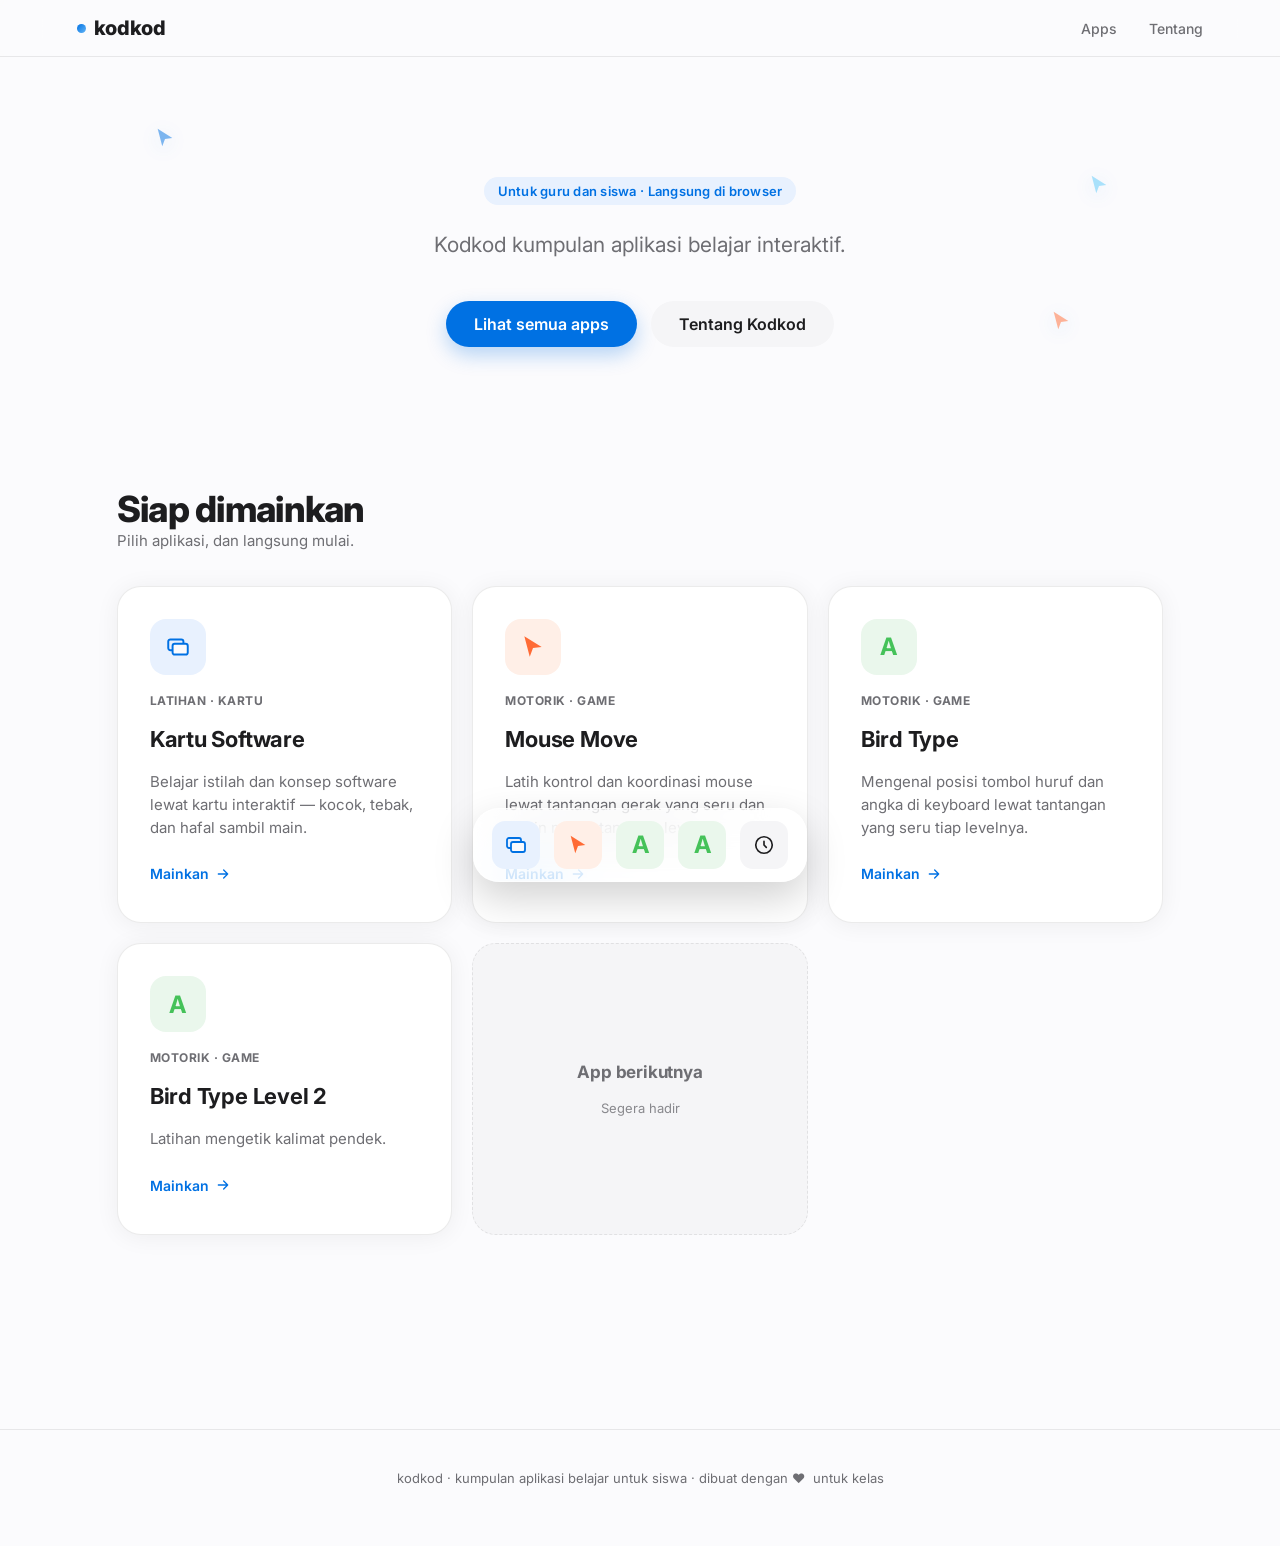
<file: index.html>
<!DOCTYPE html>
<html lang="id">
<head>
<meta charset="UTF-8">
<meta name="viewport" content="width=device-width, initial-scale=1.0">
<title>kodkod — apps siap dimainkan</title>
<link rel="preconnect" href="https://fonts.googleapis.com">
<link href="https://fonts.googleapis.com/css2?family=Inter:wght@400;500;600;700;800;900&display=swap" rel="stylesheet">
<style>
  :root{
    --bg: #FBFBFD;
    --bg-alt: #F5F5F7;
    --ink: #1D1D1F;
    --ink-soft: #6E6E73;
    --accent: #0071E3;
    --accent-soft: #E8F1FE;
    --coral: #FF6B35;
    --coral-soft: #FFEFE7;
    --card: #FFFFFF;
    --border: rgba(0,0,0,0.08);
    --shadow: 0 2px 24px rgba(0,0,0,0.06);
    --shadow-lg: 0 20px 60px rgba(0,0,0,0.12);
    --font: -apple-system, BlinkMacSystemFont, "SF Pro Display", "SF Pro Text", Inter, "Segoe UI", sans-serif;
  }

  *{ margin:0; padding:0; box-sizing:border-box; }

  html{ scroll-behavior: smooth; }

  body{
    font-family: var(--font);
    background: var(--bg);
    color: var(--ink);
    -webkit-font-smoothing: antialiased;
    overflow-x: hidden;
  }

  a{ text-decoration:none; color:inherit; }
  button{ font-family: inherit; border:none; background:none; cursor:pointer; }

  /* ===== NAV ===== */
  nav{
    position: sticky;
    top: 0;
    z-index: 100;
    display:flex;
    align-items:center;
    justify-content:space-between;
    padding: 16px 6vw;
    background: rgba(251,251,253,0.72);
    backdrop-filter: saturate(180%) blur(20px);
    -webkit-backdrop-filter: saturate(180%) blur(20px);
    border-bottom: 1px solid var(--border);
  }

  .logo{
    font-size: 20px;
    font-weight: 800;
    letter-spacing: -0.02em;
    display:flex;
    align-items:center;
    gap:8px;
  }
  .logo-dot{
    width:9px; height:9px; border-radius:50%;
    background: linear-gradient(135deg, var(--accent), #64B5F6);
    display:inline-block;
  }

  .nav-links{
    display:flex;
    gap: 32px;
    font-size: 14px;
    font-weight: 500;
    color: var(--ink-soft);
  }
  .nav-links a:hover{ color: var(--ink); }

  /* ===== HERO ===== */
  .hero{
    position: relative;
    padding: 120px 6vw 100px;
    text-align:center;
    overflow: hidden;
  }

  .eyebrow{
    display:inline-block;
    font-size: 13px;
    font-weight: 600;
    letter-spacing: 0.02em;
    color: var(--accent);
    background: var(--accent-soft);
    padding: 6px 14px;
    border-radius: 100px;
    margin-bottom: 24px;
  }

  .hero h1{
    font-size: clamp(40px, 7vw, 84px);
    font-weight: 800;
    letter-spacing: -0.03em;
    line-height: 1.05;
    max-width: 900px;
    margin: 0 auto 20px;
  }
  .hero h1 .accent{
    background: linear-gradient(120deg, var(--accent), #5AC8FA);
    -webkit-background-clip: text;
    background-clip: text;
    color: transparent;
  }

  .hero p{
    font-size: clamp(17px, 2vw, 21px);
    color: var(--ink-soft);
    max-width: 560px;
    margin: 0 auto 40px;
    line-height: 1.5;
  }

  .hero-ctas{
    display:flex;
    gap:14px;
    justify-content:center;
    flex-wrap:wrap;
  }

  .btn{
    font-size: 16px;
    font-weight: 600;
    padding: 13px 28px;
    border-radius: 100px;
    transition: transform 0.2s ease, box-shadow 0.2s ease, background 0.2s ease;
    display:inline-block;
  }
  .btn-primary{
    background: var(--accent);
    color: white;
    box-shadow: 0 8px 20px rgba(0,113,227,0.28);
  }
  .btn-primary:hover{ transform: translateY(-2px); box-shadow: 0 12px 28px rgba(0,113,227,0.36); }
  .btn-secondary{
    background: var(--bg-alt);
    color: var(--ink);
  }
  .btn-secondary:hover{ background: #E8E8ED; transform: translateY(-2px); }

  /* floating cursor motif — nod to Mouse Move */
  .ghost-cursor{
    position:absolute;
    pointer-events:none;
    width: 22px; height: 22px;
    opacity: 0.5;
  }
  .ghost-cursor svg{ filter: drop-shadow(0 4px 10px rgba(0,113,227,0.35)); }
  .gc1{ top: 18%; left: 12%; animation: float1 7s ease-in-out infinite; }
  .gc2{ top: 65%; left: 82%; animation: float2 8.5s ease-in-out infinite; }
  .gc3{ top: 30%; left: 85%; animation: float1 6s ease-in-out infinite reverse; }

  @keyframes float1{
    0%,100%{ transform: translate(0,0) rotate(0deg); }
    50%{ transform: translate(24px,-30px) rotate(8deg); }
  }
  @keyframes float2{
    0%,100%{ transform: translate(0,0) rotate(0deg); }
    50%{ transform: translate(-30px,26px) rotate(-6deg); }
  }

  /* ===== APPS GRID ===== */
  .apps-section{
    padding: 40px 6vw 120px;
    max-width: 1200px;
    margin: 0 auto;
  }

  .section-head{
    display:flex;
    align-items:flex-end;
    justify-content:space-between;
    margin-bottom: 36px;
    flex-wrap:wrap;
    gap: 12px;
  }
  .section-head h2{
    font-size: clamp(26px, 3.2vw, 36px);
    font-weight: 800;
    letter-spacing: -0.02em;
  }
  .section-head p{
    color: var(--ink-soft);
    font-size: 15px;
  }

  .grid{
    display:grid;
    grid-template-columns: repeat(auto-fit, minmax(280px, 1fr));
    gap: 20px;
  }

  .card{
    background: var(--card);
    border: 1px solid var(--border);
    border-radius: 24px;
    padding: 32px;
    box-shadow: var(--shadow);
    transition: transform 0.35s cubic-bezier(0.2,0.8,0.2,1), box-shadow 0.35s ease;
    display:flex;
    flex-direction:column;
    gap: 18px;
  }
  .card:hover{
    transform: translateY(-6px);
    box-shadow: var(--shadow-lg);
  }

  .card-icon{
	width: 56px; height: 56px;
    border-radius: 16px;
    display:flex; align-items:center; justify-content:center;
  }
  .icon-blue{ background: var(--accent-soft); }
  .icon-coral{ background: var(--coral-soft); }
  .icon-bird{ background: #EAF7EC; }



  .card-tag{
    font-size: 12px;
    font-weight: 700;
    letter-spacing: 0.04em;
    text-transform: uppercase;
    color: var(--ink-soft);
  }
  
  .card h2{
    color: #45c259;
  }

  .card h3{
    font-size: 22px;
    font-weight: 700; 
    letter-spacing: -0.01em;
  }
  .card p.desc{
    color: var(--ink-soft);
    font-size: 15px;
    line-height: 1.55;
    flex-grow: 1;
  }

  .card-play{
    align-self: flex-start;
    font-size: 14px;
    font-weight: 600;
    color: var(--accent);
    display:flex;
    align-items:center;
    gap: 6px;
    padding: 8px 0;
  }
  .card-play svg{ transition: transform 0.2s ease; }
  .card:hover .card-play svg{ transform: translateX(4px); }

  .card.soon{
    border: 1.5px dashed var(--border);
    box-shadow: none;
    background: var(--bg-alt);
    justify-content: center;
    align-items: center;
    text-align: center;
    min-height: 220px;
  }
  .card.soon:hover{ transform: none; }
  .card.soon h3{ color: var(--ink-soft); font-size: 17px; }
  .card.soon p{ font-size: 13px; color: var(--ink-soft); opacity: 0.8; }

  /* ===== DOCK (signature element) ===== */
  .dock-wrap{
    position: sticky;
    bottom: 18px;
    display:flex;
    justify-content:center;
    z-index: 90;
    pointer-events: none;
  }
  .dock{
    pointer-events: all;
    display:flex;
    align-items: flex-end;
    gap: 14px;
    padding: 12px 18px;
    background: rgba(255,255,255,0.6);
    backdrop-filter: saturate(180%) blur(24px);
    -webkit-backdrop-filter: saturate(180%) blur(24px);
    border: 1px solid rgba(255,255,255,0.6);
    border-radius: 26px;
    box-shadow: 0 16px 40px rgba(0,0,0,0.18);
  }
  .dock-icon{
    width: 48px; height: 48px;
    border-radius: 13px;
    display:flex; align-items:center; justify-content:center;
    transition: transform 0.15s ease-out;
    transform-origin: bottom center;
    position: relative;
  }
  .dock-icon .tooltip{
    position:absolute;
    bottom: 62px;
    left: 50%;
    transform: translateX(-50%);
    background: var(--ink);
    color: white;
    font-size: 12px;
    font-weight: 600;
    padding: 5px 10px;
    border-radius: 8px;
    white-space: nowrap;
    opacity: 0;
    transition: opacity 0.15s ease;
    pointer-events: none;
  }
  .dock-icon:hover .tooltip{ opacity: 1; }

  /* ===== FOOTER ===== */
  footer{
    padding: 40px 6vw 60px;
    text-align:center;
    color: var(--ink-soft);
    font-size: 13px;
    border-top: 1px solid var(--border);
  }

  @media (prefers-reduced-motion: reduce){
    *{ animation: none !important; transition: none !important; scroll-behavior: auto !important; }
  }

  @media (max-width: 640px){
    .nav-links{ display:none; }
    .hero{ padding: 90px 6vw 70px; }
    .dock{ gap: 10px; padding: 10px 14px; }
    .dock-icon{ width: 42px; height: 42px; }
  }

  :focus-visible{
    outline: 2px solid var(--accent);
    outline-offset: 3px;
  }
</style>
</head>
<body>

<nav>
  <div class="logo"><span class="logo-dot"></span>kodkod</div>
  <div class="nav-links">
    <a href="#apps">Apps</a>
    <a href="#tentang">Tentang</a>
  </div>
</nav>

<section class="hero">
  <div class="ghost-cursor gc1">
    <svg viewBox="0 0 24 24" fill="none"><path d="M4 2L20 12L12 13L9 21L4 2Z" fill="#0071E3"/></svg>
  </div>
  <div class="ghost-cursor gc2">
    <svg viewBox="0 0 24 24" fill="none"><path d="M4 2L20 12L12 13L9 21L4 2Z" fill="#FF6B35"/></svg>
  </div>
  <div class="ghost-cursor gc3">
    <svg viewBox="0 0 24 24" fill="none"><path d="M4 2L20 12L12 13L9 21L4 2Z" fill="#5AC8FA"/></svg>
  </div>

  <span class="eyebrow">Untuk guru dan siswa · Langsung di browser</span>
  <p>Kodkod kumpulan aplikasi belajar interaktif.</p>
  <div class="hero-ctas">
    <a href="#apps" class="btn btn-primary">Lihat semua apps</a>
    <a href="#tentang" class="btn btn-secondary">Tentang Kodkod</a>
  </div>
</section>

<section class="apps-section" id="apps">
  <div class="section-head">
    <div>
      <h2>Siap dimainkan</h2>
      <p>Pilih aplikasi, dan langsung mulai.</p>
    </div>
  </div>

  <div class="grid">

    <a class="card" href="apps/kartu-software/index.html" data-app="kartu">
      <div class="card-icon icon-blue">
        <svg width="26" height="26" viewBox="0 0 24 24" fill="none">
          <rect x="3" y="5" width="14" height="10" rx="2" stroke="#0071E3" stroke-width="1.8"/>
          <rect x="7" y="9" width="14" height="10" rx="2" fill="#FBFBFD" stroke="#0071E3" stroke-width="1.8"/>
        </svg>
      </div>
      <span class="card-tag">Latihan &middot; Kartu</span>
      <h3>Kartu Software</h3>
      <p class="desc">Belajar istilah dan konsep software lewat kartu interaktif — kocok, tebak, dan hafal sambil main.</p>
      <span class="card-play">Mainkan
        <svg width="16" height="16" viewBox="0 0 24 24" fill="none"><path d="M5 12H19M19 12L13 6M19 12L13 18" stroke="currentColor" stroke-width="2" stroke-linecap="round" stroke-linejoin="round"/></svg>
      </span>
    </a>

    <a class="card" href="apps/mouse-move/index.html" data-app="mouse">
      <div class="card-icon icon-coral">
        <svg width="26" height="26" viewBox="0 0 24 24" fill="none">
          <path d="M4 2L20 12L12 13L9 21L4 2Z" fill="#FF6B35"/>
        </svg>
      </div>
      <span class="card-tag">Motorik &middot; Game</span>
      <h3>Mouse Move</h3>
      <p class="desc">Latih kontrol dan koordinasi mouse lewat tantangan gerak yang seru dan makin menantang tiap level.</p>
      <span class="card-play">Mainkan
        <svg width="16" height="16" viewBox="0 0 24 24" fill="none"><path d="M5 12H19M19 12L13 6M19 12L13 18" stroke="currentColor" stroke-width="2" stroke-linecap="round" stroke-linejoin="round"/></svg>
      </span>
    </a>

    <a class="card" href="apps/bird-type/index.html" data-app="bird">
      <div class="card-icon icon-bird">
        <h2>A</h2>
        </svg>
      </div>
      <span class="card-tag">Motorik &middot; Game</span>
      <h3>Bird Type</h3>
      <p class="desc">Mengenal posisi tombol huruf dan angka di keyboard lewat tantangan yang seru tiap levelnya.</p>
      <span class="card-play">Mainkan
        <svg width="16" height="16" viewBox="0 0 24 24" fill="none"><path d="M5 12H19M19 12L13 6M19 12L13 18" stroke="currentColor" stroke-width="2" stroke-linecap="round" stroke-linejoin="round"/></svg>
      </span>
    </a>

	  <a class="card" href="apps/bird-type-2/index.html" data-app="bird2">
      <div class="card-icon icon-bird">
        <h2>A</h2>
        </svg>
      </div>
      <span class="card-tag">Motorik &middot; Game</span>
      <h3>Bird Type Level 2</h3>
      <p class="desc">Latihan mengetik kalimat pendek.</p>
      <span class="card-play">Mainkan
        <svg width="16" height="16" viewBox="0 0 24 24" fill="none"><path d="M5 12H19M19 12L13 6M19 12L13 18" stroke="currentColor" stroke-width="2" stroke-linecap="round" stroke-linejoin="round"/></svg>
      </span>
    </a>

    <div class="card soon">
      <h3>App berikutnya</h3>
      <p>Segera hadir</p>
    </div>

  </div>
</section>

<div class="dock-wrap">
  <div class="dock" id="dock">
    <a class="dock-icon" href="apps/kartu-software/index.html" data-app="kartu" style="background:var(--accent-soft)">
      <span class="tooltip">Kartu Software</span>
      <svg width="24" height="24" viewBox="0 0 24 24" fill="none">
        <rect x="3" y="5" width="14" height="10" rx="2" stroke="#0071E3" stroke-width="1.8"/>
        <rect x="7" y="9" width="14" height="10" rx="2" fill="#FBFBFD" stroke="#0071E3" stroke-width="1.8"/>
      </svg>
    </a>
    <a class="dock-icon" href="apps/mouse-move/index.html" data-app="mouse" style="background:var(--coral-soft)">
      <span class="tooltip">Mouse Move</span>
      <svg width="22" height="22" viewBox="0 0 24 24" fill="none"><path d="M4 2L20 12L12 13L9 21L4 2Z" fill="#FF6B35"/></svg>
    </a>
    <a class="dock-icon" href="apps/bird-type/index.html" data-app="bird" style="background:#EAF7EC">
      <span class="tooltip">Bird Type</span>
        <h2 style="color:#45c259">A</h2>
      </svg>
    </a>
	   <a class="dock-icon" href="apps/bird-type-2/index.html" data-app="bird2" style="background:#EAF7EC">
      <span class="tooltip">Bird Type L.2</span>
        <h2 style="color:#45c259">A</h2>
      </svg>
    </a>
    <a class="dock-icon" href="#apps" style="background:var(--bg-alt)">
      <span class="tooltip">Semua apps</span>
      <svg width="22" height="22" viewBox="0 0 24 24" fill="none"><circle cx="12" cy="12" r="9" stroke="#1D1D1F" stroke-width="1.8"/><path d="M12 8V12L14.5 14.5" stroke="#1D1D1F" stroke-width="1.8" stroke-linecap="round"/></svg>
    </a>
	  
  </div>
</div>

<footer id="tentang">
  <p>kodkod &middot; kumpulan aplikasi belajar untuk siswa &middot; dibuat dengan ❤ &nbsp;untuk kelas</p>
</footer>

<script>
  // Dock magnify-on-approach — nod to the Mouse Move app itself
  const dock = document.getElementById('dock');
  const icons = dock.querySelectorAll('.dock-icon');
  const prefersReduced = window.matchMedia('(prefers-reduced-motion: reduce)').matches;

  if (!prefersReduced) {
    document.addEventListener('mousemove', (e) => {
      icons.forEach(icon => {
        const rect = icon.getBoundingClientRect();
        const center = rect.left + rect.width / 2;
        const dist = Math.abs(e.clientX - center);
        const maxDist = 140;
        const scale = dist < maxDist ? 1 + (1 - dist / maxDist) * 0.55 : 1;
        icon.style.transform = `scale(${scale})`;
      });
    });
    dock.addEventListener('mouseleave', () => {
      icons.forEach(icon => icon.style.transform = 'scale(1)');
    });
  }

  // Placeholder routing — update these paths to match your actual app folders on GitHub Pages
  document.querySelectorAll('[data-app]').forEach(el => {
    el.addEventListener('click', (e) => {
      e.preventDefault();
      const app = el.getAttribute('data-app');
      const routes = {
        kartu: 'apps/kartu-software/index.html',
        mouse: 'apps/mouse-move/index.html',
        bird: 'apps/bird-type/index.html',
		bird2: 'apps/bird-type-2/index.html'
      };
      window.location.href = routes[app];
    });
  });
</script>

</body>
</html>
</file>
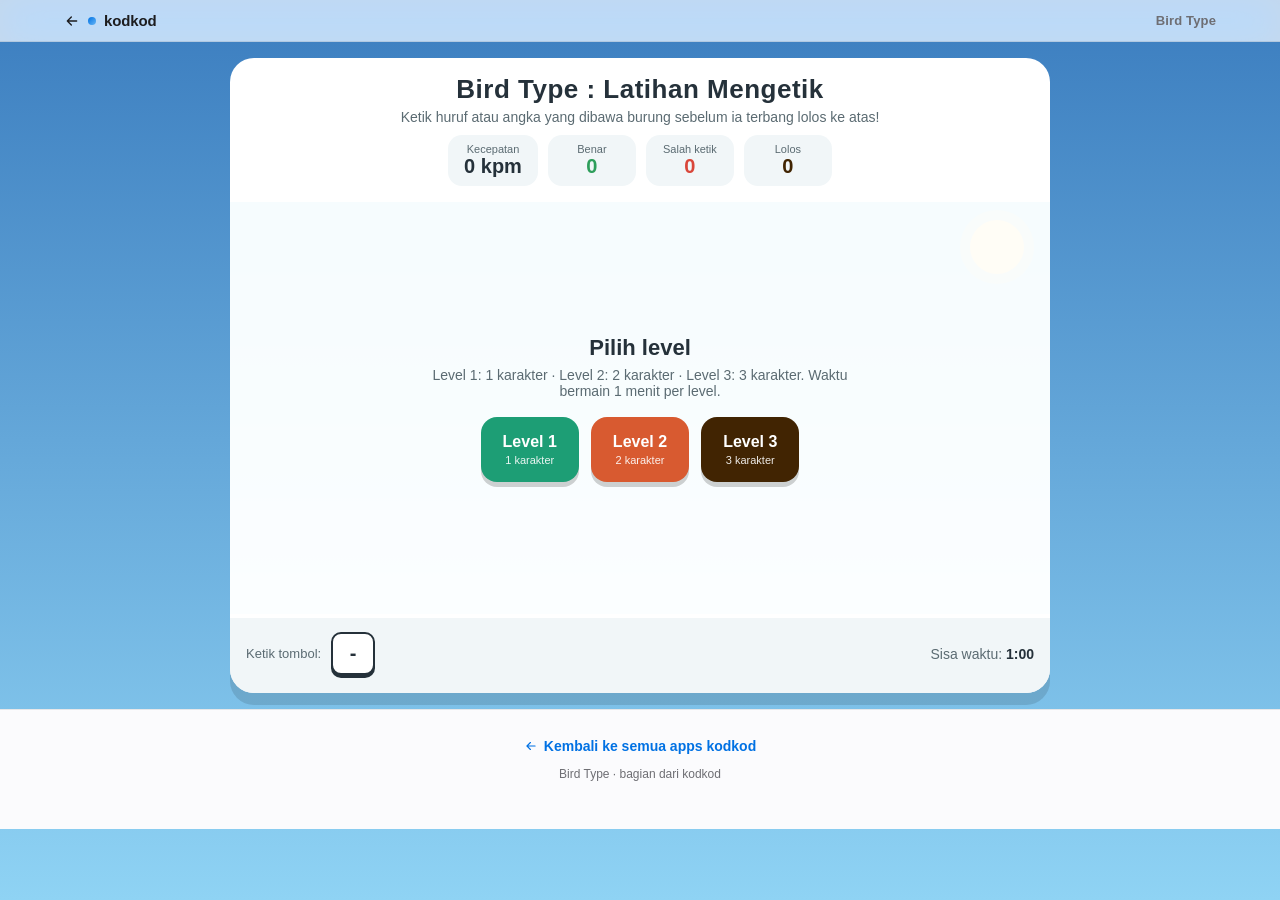
<file: apps/bird-type/index.html>
<!DOCTYPE html>
<html lang="id">
<head>
<meta charset="UTF-8">
<meta name="viewport" content="width=device-width, initial-scale=1.0">
<title>Bird Type — kodkod</title>
<link rel="stylesheet" href="../../assets/css/kodkod-frame.css">
<link rel="preconnect" href="https://fonts.googleapis.com">
<link href="https://fonts.googleapis.com/css2?family=Baloo+2:wght@500;700;800&family=Nunito:wght@400;600;700;800&family=JetBrains+Mono:wght@500;700&display=swap" rel="stylesheet">
<style>
 
  :root{
    --sky-top:#5EC8E8;
    --sky-bottom:#BDEBFF;
    --sun:#FFD866;
    --cloud:#FFFFFF;
    --coral:#D85A30;
    --coral-dark:#712B13;
    --teal:#1D9E75;
    --teal-dark:#085041;
    --amber:#BA7517;
    --amber-dark:#412402;
    --panel:#ffffff;
    --ink:#25313A;
    --ink-soft:#5B6B72;
    --green-ok:#2E9E5B;
    --red-bad:#D9463A;
    --card-radius:18px;
  }
  *{box-sizing:border-box;}
  body{
    margin:0;
    font-family:'Trebuchet MS','Segoe UI',Verdana,sans-serif;
    background:linear-gradient(#3B7DBF,#8FD3F4);
    display: flex;
	flex-direction: column;
	align-items: center;
	min-height: 100vh;
    padding:0px;
    color:var(--ink);
  }
  #app{
	margin:16px;
    width:100%;
    max-width:820px;
    background:var(--panel);
    border-radius:24px;
    box-shadow:0 12px 0 rgba(0,0,0,0.12);
    overflow:hidden;
  }
  header{
    padding:16px 20px 10px;
    text-align:center;
	width: -webkit-fill-available;
  }
  footer{
    padding:16px 20px 10px;
    text-align:center;
	width: -webkit-fill-available;
  }
  header h1{
    margin:0;
    font-size:26px;
    letter-spacing:0.5px;
  }
  header p{
    margin:4px 0 0;
    color:var(--ink-soft);
    font-size:14px;
  }

  /* ---------- score bar ---------- */
  #scorebar{
    display:flex;
    gap:10px;
    padding:0 16px 12px;
    flex-wrap:wrap;
    justify-content:center;
  }
  .stat{
    background:#F1F6F8;
    border-radius:14px;
    padding:8px 16px;
    text-align:center;
    min-width:88px;
  }
  .stat .label{font-size:11px;color:var(--ink-soft);}
  .stat .value{font-size:20px;font-weight:bold;}
  .stat.benar .value{color:var(--green-ok);}
  .stat.salah .value{color:var(--red-bad);}
  .stat.lolos .value{color:var(--amber-dark);}

  /* ---------- sky stage ---------- */
  #stage{
    position:relative;
    height:420px;
    background:linear-gradient(var(--sky-top),var(--sky-bottom));
    overflow:hidden;
    border-top:4px solid #fff;
    border-bottom:4px solid #fff;
  }
  .cloud{
    position:absolute;
    opacity:0.9;
  }
  .sun{
    position:absolute;
    top:18px;
    right:26px;
    width:54px;
    height:54px;
    border-radius:50%;
    background:var(--sun);
    box-shadow:0 0 0 10px rgba(255,216,102,0.35);
  }

  .bird{
    position:absolute;
    display:flex;
    flex-direction:column;
    align-items:center;
    transition:left 0.15s linear;
  }
  .bird .tag{
    background:#fff;
    border-radius:8px;
    padding:3px 8px;
    font-weight:bold;
    font-size:20px;
    letter-spacing:2px;
    box-shadow:0 3px 0 rgba(0,0,0,0.15);
    margin-bottom:2px;
    white-space:nowrap;
  }
  .bird .tag span.done{color:var(--green-ok);}
  .bird .tag span.pending{color:var(--ink);}
  .bird svg{display:block;}

  @keyframes bob{
    0%,100%{transform:translateY(0) rotate(0deg);}
    50%{transform:translateY(-4px) rotate(-4deg);}
  }
  .bird .birdwrap{
    width:52px;
    height:52px;
    border-radius:50%;
    display:flex;
    align-items:center;
    justify-content:center;
    animation:bob 0.6s ease-in-out infinite;
  }
  .bird.lvl-teal .birdwrap{background:rgba(29,158,117,0.18);}
  .bird.lvl-coral .birdwrap{background:rgba(216,90,48,0.18);}
  .bird.lvl-amber .birdwrap{background:rgba(186,117,23,0.22);}
  .bird img{
    width:42px;
    height:42px;
    display:block;
  }

  .pop{
    position:absolute;
    font-size:26px;
    font-weight:bold;
    color:var(--green-ok);
    animation:popfade 0.6s ease-out forwards;
    pointer-events:none;
  }
  @keyframes popfade{
    0%{opacity:1; transform:translateY(0) scale(1);}
    100%{opacity:0; transform:translateY(-30px) scale(1.3);}
  }

  /* ---------- overlays ---------- */
  #overlay{
    position:absolute;
    inset:0;
    background:rgba(255,255,255,0.94);
    display:flex;
    flex-direction:column;
    align-items:center;
    justify-content:center;
    text-align:center;
    padding:20px;
  }
  #overlay h2{margin:0 0 6px; font-size:22px;}
  #overlay p{margin:0 0 18px; color:var(--ink-soft); font-size:14px; max-width:420px;}
  .levels{
    display:flex;
    gap:12px;
    flex-wrap:wrap;
    justify-content:center;
  }
  .level-btn{
    border:none;
    cursor:pointer;
    border-radius:16px;
    padding:16px 22px;
    color:#fff;
    font-size:16px;
    font-weight:bold;
    box-shadow:0 5px 0 rgba(0,0,0,0.18);
    transition:transform 0.08s;
  }
  .level-btn:active{transform:translateY(3px); box-shadow:0 2px 0 rgba(0,0,0,0.18);}
  .level-btn.l1{background:var(--teal);}
  .level-btn.l2{background:var(--coral);}
  .level-btn.l3{background:var(--amber-dark);}
  .level-btn small{display:block; font-weight:normal; font-size:11px; opacity:0.9; margin-top:3px;}

  .again-btn{
    margin-top:16px;
    border:none;
    cursor:pointer;
    background:var(--ink);
    color:#fff;
    border-radius:14px;
    padding:10px 20px;
    font-size:14px;
    font-weight:bold;
  }

  /* ---------- overlay: waktu habis (beda dari layar pilih level) ---------- */
  #overlay.timeup{
    background:linear-gradient(160deg,#FFF3D6,#FFD9A0);
  }
  .timeup-icon{
    width:64px;
    height:64px;
    border-radius:50%;
    background:var(--coral);
    display:flex;
    align-items:center;
    justify-content:center;
    margin-bottom:10px;
    box-shadow:0 5px 0 var(--coral-dark);
  }
  #overlay.timeup #overlayTitle{
    font-size:28px;
    color:var(--coral-dark);
    letter-spacing:0.5px;
  }
  #overlay.timeup .banner{
    background:var(--coral-dark);
    color:#fff;
    font-size:12px;
    font-weight:bold;
    letter-spacing:1px;
    text-transform:uppercase;
    padding:4px 14px;
    border-radius:999px;
    margin-bottom:10px;
  }
  .result-grid{
    display:flex;
    gap:10px;
    flex-wrap:wrap;
    justify-content:center;
    margin-bottom:18px;
  }
  .result-grid .rstat{
    background:#fff;
    border-radius:14px;
    padding:10px 16px;
    min-width:84px;
    box-shadow:0 3px 0 rgba(0,0,0,0.1);
  }
  .result-grid .rstat .rlabel{font-size:11px; color:var(--ink-soft);}
  .result-grid .rstat .rvalue{font-size:20px; font-weight:bold; color:var(--ink);}
  .result-grid .rstat.rbenar .rvalue{color:var(--green-ok);}
  .result-grid .rstat.rsalah .rvalue{color:var(--red-bad);}
  .result-grid .rstat.rlolos .rvalue{color:var(--amber-dark);}
  .replay-label{
    font-size:13px;
    color:var(--ink-soft);
    margin:4px 0 8px;
  }

  /* ---------- footer / hint bar ---------- */
  #hintbar{
    display:flex;
    align-items:center;
    justify-content:center;
    gap:10px;
    padding:14px 16px 18px;
    background:#F1F6F8;
  }
  #hintbar .hintlabel{font-size:13px; color:var(--ink-soft);}
  #nextkey{
    min-width:44px;
    padding:8px 12px;
    background:#fff;
    border:2px solid var(--ink);
    border-radius:10px;
    font-weight:bold;
    font-size:20px;
    text-align:center;
    box-shadow:0 3px 0 var(--ink);
  }
  #timerwrap{
    margin-left:auto;
    font-size:14px;
    color:var(--ink-soft);
  }
  #timer{font-weight:bold; color:var(--ink);}
</style>
</head>
<body>

  <header class="kodkod-frame-header">
    <a class="kodkod-frame-back" href="../../index.html">
      <svg width="16" height="16" viewBox="0 0 24 24" fill="none"><path d="M19 12H5M5 12L11 6M5 12L11 18" stroke="currentColor" stroke-width="2" stroke-linecap="round" stroke-linejoin="round"/></svg>
      <span class="kodkod-frame-logo-dot"></span>
      kodkod
    </a>
    <span class="kodkod-frame-title">Bird Type</span>
  </header>


<div id="app">
  <header>
    <h1>Bird Type : Latihan Mengetik</h1>
    <p>Ketik huruf atau angka yang dibawa burung sebelum ia terbang lolos ke atas!</p>
  </header>

  <div id="scorebar">
    <div class="stat"><div class="label">Kecepatan</div><div class="value" id="statSpeed">0 kpm</div></div>
    <div class="stat benar"><div class="label">Benar</div><div class="value" id="statBenar">0</div></div>
    <div class="stat salah"><div class="label">Salah ketik</div><div class="value" id="statSalah">0</div></div>
    <div class="stat lolos"><div class="label">Lolos</div><div class="value" id="statLolos">0</div></div>
  </div>

  <div id="stage">
    <div class="sun"></div>
    <div id="overlay">
      <div class="banner" id="overlayBanner" style="display:none;">Sesi selesai</div>
      <div class="timeup-icon" id="overlayIcon" style="display:none;">
        <svg width="32" height="32" viewBox="0 0 24 24" fill="none"><circle cx="12" cy="13" r="8" stroke="#fff" stroke-width="2"/><path d="M12 9v4l3 2" stroke="#fff" stroke-width="2" stroke-linecap="round" stroke-linejoin="round"/><path d="M9 2h6" stroke="#fff" stroke-width="2" stroke-linecap="round"/></svg>
      </div>
      <h2 id="overlayTitle">Pilih level</h2>
      <p id="overlaySub">Level 1: 1 karakter &middot; Level 2: 2 karakter &middot; Level 3: 3 karakter. Waktu bermain 1 menit per level.</p>
      <div class="result-grid" id="resultGrid" style="display:none;"></div>
      <p class="replay-label" id="replayLabel" style="display:none;">Mau coba lagi? Pilih level:</p>
      <div class="levels" id="levelChoices">
        <button class="level-btn l1" data-level="1">Level 1<small>1 karakter</small></button>
        <button class="level-btn l2" data-level="2">Level 2<small>2 karakter</small></button>
        <button class="level-btn l3" data-level="3">Level 3<small>3 karakter</small></button>
      </div>
    </div>
  </div>

  <div id="hintbar">
    <span class="hintlabel">Ketik tombol:</span>
    <div id="nextkey">-</div>
    <div id="timerwrap">Sisa waktu: <span id="timer">1:00</span></div>
  </div>
</div>

<script>
(function(){
  var stage = document.getElementById('stage');
  var overlay = document.getElementById('overlay');
  var overlayTitle = document.getElementById('overlayTitle');
  var overlaySub = document.getElementById('overlaySub');
  var levelChoices = document.getElementById('levelChoices');
  var nextkeyEl = document.getElementById('nextkey');
  var timerEl = document.getElementById('timer');

  var statSpeed = document.getElementById('statSpeed');
  var statBenar = document.getElementById('statBenar');
  var statSalah = document.getElementById('statSalah');
  var statLolos = document.getElementById('statLolos');

  var GAME_SECONDS = 60;
  var STAGE_H = 420;
  var STAGE_W = 0;
  var CROSS_TIME_MS = 7000; // kecepatan sedang: 7 detik dari bawah ke atas

  var state = null;

  function randChar(kind){
    if(kind === 'letter'){
      return String.fromCharCode(97 + Math.floor(Math.random()*26));
    }
    return String(Math.floor(Math.random()*10));
  }

  function makeLabel(level){
    if(level === 1){
      return Math.random() < 0.5 ? randChar('letter') : randChar('digit');
    }
    var len = level; // 2 atau 3
    var chars = [];
    var letterCount = 0;
    for(var i=0;i<len;i++){
      var kind = Math.random() < 0.6 ? 'letter' : 'digit';
      chars.push(randChar(kind));
      if(kind === 'letter') letterCount++;
    }
    if(letterCount === 0){
      // pastikan selalu ada huruf, bukan angka semua
      var idx = Math.floor(Math.random()*len);
      chars[idx] = randChar('letter');
    }
    return chars.join('');
  }

  var BIRD_IMG = "[data-uri]";

  function birdSVG(colorClass){
    return '<div class="birdwrap"><img src="'+BIRD_IMG+'" alt="burung"></div>';
  }

  function startLevel(level){
    stopGame();
    STAGE_W = stage.clientWidth;
    state = {
      level: level,
      colorClass: level===1?'teal':(level===2?'coral':'amber'),
      benar:0, salah:0, lolos:0,
      timeLeft: GAME_SECONDS,
      currentBird: null,
      timerId: null,
      moveId: null,
      running:true
    };
    overlay.style.display = 'none';
    overlay.classList.remove('timeup');
    document.getElementById('overlayBanner').style.display = 'none';
    document.getElementById('overlayIcon').style.display = 'none';
    document.getElementById('resultGrid').style.display = 'none';
    document.getElementById('replayLabel').style.display = 'none';
    overlayTitle.textContent = 'Pilih level';
    overlaySub.textContent = 'Level 1: 1 karakter \u00b7 Level 2: 2 karakter \u00b7 Level 3: 3 karakter. Waktu bermain 1 menit per level.';
    updateStats();
    updateTimerDisplay();
    state.timerId = setInterval(tickTimer, 1000);
    spawnBird();
  }

  function stopGame(){
    if(state){
      state.running = false;
      if(state.timerId) clearInterval(state.timerId);
      if(state.moveId) cancelAnimationFrame(state.moveId);
    }
    var oldBird = stage.querySelector('.bird');
    if(oldBird) oldBird.remove();
  }

  function tickTimer(){
    if(!state || !state.running) return;
    state.timeLeft--;
    updateTimerDisplay();
    if(state.timeLeft <= 0){
      endGame();
    }
  }

  function updateTimerDisplay(){
    var t = state ? state.timeLeft : GAME_SECONDS;
    var m = Math.floor(t/60);
    var s = t%60;
    timerEl.textContent = m + ':' + (s<10?'0':'') + s;
  }

  function updateStats(){
    var elapsedMin = (GAME_SECONDS - state.timeLeft) / 60;
    var speed = elapsedMin > 0 ? Math.round(state.benar * state.level / elapsedMin) : 0;
    statSpeed.textContent = speed + ' kpm';
    statBenar.textContent = state.benar;
    statSalah.textContent = state.salah;
    statLolos.textContent = state.lolos;
  }

  function spawnBird(){
    if(!state || !state.running) return;
    var label = makeLabel(state.level);
    var el = document.createElement('div');
    el.className = 'bird lvl-' + state.colorClass;
    var maxLeft = Math.max(20, STAGE_W - 60);
    var left = 10 + Math.random() * maxLeft;
    el.style.left = left + 'px';
    el.style.top = STAGE_H + 'px';
    el.innerHTML = '<div class="tag">'+renderTag(label,0)+'</div>'+birdSVG(state.colorClass);
    stage.appendChild(el);

    state.currentBird = {
      el: el,
      label: label,
      progress: 0,
      startTime: performance.now(),
      left: left
    };
    updateHint();
    animateBird();
  }

  function renderTag(label, progress){
    var out = '';
    for(var i=0;i<label.length;i++){
      var ch = label[i].toUpperCase();
      out += '<span class="'+(i<progress?'done':'pending')+'">'+ch+'</span>';
    }
    return out;
  }

  function updateHint(){
    if(state.currentBird){
      var ch = state.currentBird.label[state.currentBird.progress];
      nextkeyEl.textContent = ch ? ch.toUpperCase() : '-';
    } else {
      nextkeyEl.textContent = '-';
    }
  }

  function animateBird(){
    if(!state || !state.running || !state.currentBird) return;
    var b = state.currentBird;
    var elapsed = performance.now() - b.startTime;
    var frac = elapsed / CROSS_TIME_MS;
    if(frac >= 1){
      // burung lolos sampai atas
      state.lolos++;
      updateStats();
      b.el.remove();
      state.currentBird = null;
      updateHint();
      spawnBird();
      return;
    }
    var top = STAGE_H - frac * (STAGE_H + 40);
    b.el.style.top = top + 'px';
    state.moveId = requestAnimationFrame(animateBird);
  }

  function showPop(x,y){
    var p = document.createElement('div');
    p.className = 'pop';
    p.style.left = x+'px';
    p.style.top = y+'px';
    p.textContent = '+1';
    stage.appendChild(p);
    setTimeout(function(){ p.remove(); }, 600);
  }

  function handleKey(e){
    if(!state || !state.running || !state.currentBird) return;
    var key = e.key;
    if(key.length !== 1) return;
    key = key.toLowerCase();
    var b = state.currentBird;
    var expected = b.label[b.progress];
    if(key === expected){
      b.progress++;
      b.el.querySelector('.tag').innerHTML = renderTag(b.label, b.progress);
      updateHint();
      if(b.progress >= b.label.length){
        state.benar++;
        updateStats();
        var rect = b.el.getBoundingClientRect();
        var stageRect = stage.getBoundingClientRect();
        showPop(b.left, parseFloat(b.el.style.top) - 10);
        b.el.remove();
        state.currentBird = null;
        cancelAnimationFrame(state.moveId);
        updateHint();
        spawnBird();
      }
    } else {
      state.salah++;
      updateStats();
      b.el.style.transform = 'translateX(-4px)';
      setTimeout(function(){ if(b.el) b.el.style.transform=''; }, 100);
    }
  }

  function endGame(){
    stopGame();
    overlay.style.display = 'flex';
    overlay.classList.add('timeup');
    document.getElementById('overlayBanner').style.display = 'inline-block';
    document.getElementById('overlayIcon').style.display = 'flex';
    overlayTitle.textContent = 'Waktu Habis!';
    overlaySub.textContent = 'Level '+state.level+' selesai. Ini hasil latihanmu:';
    var speed = statSpeed.textContent;
    var grid = document.getElementById('resultGrid');
    grid.innerHTML =
      '<div class="rstat"><div class="rlabel">Kecepatan</div><div class="rvalue">'+speed+'</div></div>'+
      '<div class="rstat rbenar"><div class="rlabel">Benar</div><div class="rvalue">'+state.benar+'</div></div>'+
      '<div class="rstat rsalah"><div class="rlabel">Salah ketik</div><div class="rvalue">'+state.salah+'</div></div>'+
      '<div class="rstat rlolos"><div class="rlabel">Lolos</div><div class="rvalue">'+state.lolos+'</div></div>';
    grid.style.display = 'flex';
    document.getElementById('replayLabel').style.display = 'block';
    levelChoices.innerHTML =
      '<button class="level-btn l1" data-level="1">Level 1<small>1 karakter</small></button>'+
      '<button class="level-btn l2" data-level="2">Level 2<small>2 karakter</small></button>'+
      '<button class="level-btn l3" data-level="3">Level 3<small>3 karakter</small></button>';
    attachLevelButtons();
    nextkeyEl.textContent = '-';
  }

  function attachLevelButtons(){
    var btns = levelChoices.querySelectorAll('.level-btn');
    for(var i=0;i<btns.length;i++){
      btns[i].onclick = function(){
        var lvl = parseInt(this.getAttribute('data-level'),10);
        startLevel(lvl);
      };
    }
  }

  attachLevelButtons();
  document.addEventListener('keydown', handleKey);
  window.addEventListener('resize', function(){
    if(stage) STAGE_W = stage.clientWidth;
  });
})();
</script>
  


  <footer class="kodkod-frame-footer">
    <a href="../../index.html">
      <svg width="14" height="14" viewBox="0 0 24 24" fill="none"><path d="M19 12H5M5 12L11 6M5 12L11 18" stroke="currentColor" stroke-width="2" stroke-linecap="round" stroke-linejoin="round"/></svg>
      Kembali ke semua apps kodkod
    </a>
    <p>Bird Type &middot; bagian dari kodkod</p>
  </footer>

</body>
</html>
</file>
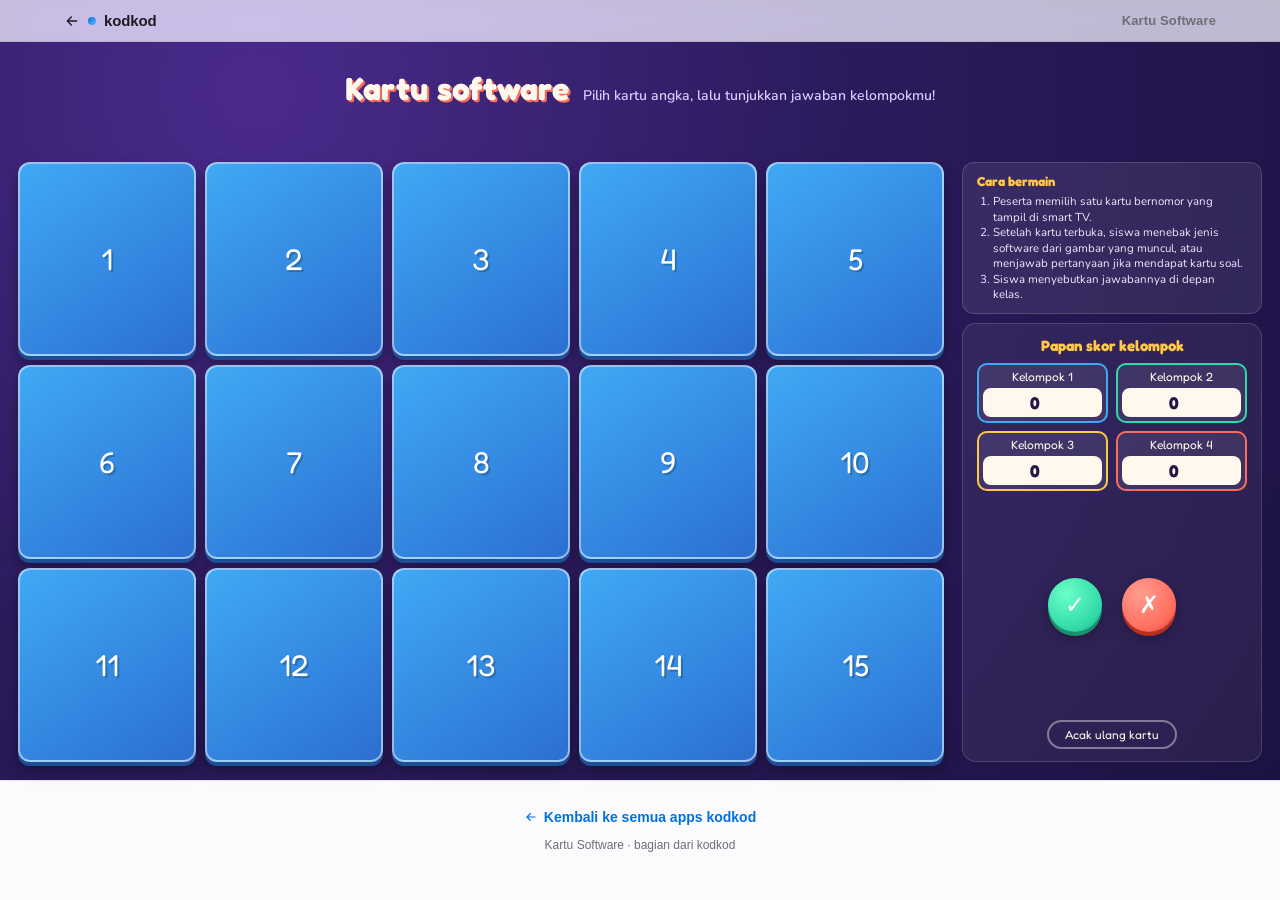
<file: apps/kartu-software/index.html>
<!DOCTYPE html>
<html lang="id">
<head>
<meta charset="UTF-8">
<meta name="viewport" content="width=device-width, initial-scale=1.0">
<title>Kartu Software — kodkod</title>
<link rel="stylesheet" href="../../assets/css/kodkod-frame.css">
<link rel="preconnect" href="https://fonts.googleapis.com">
<link href="https://fonts.googleapis.com/css2?family=Fredoka:wght@500;600;700&family=Nunito:wght@400;600;700;800&display=swap" rel="stylesheet">
<style>
  body{
    font-family: -apple-system, BlinkMacSystemFont, "Segoe UI", sans-serif;
    background: #FBFBFD;
    color: #1D1D1F;
    margin: 0;
  }

   :root{
    --bg1:#2B1B5C;
    --bg2:#5B2A86;
    --cream:#FFF8EC;
    --gold:#FFC845;
    --coral:#FF6B5B;
    --mint:#2FD9A8;
    --sky:#3FA9F5;
    --violet:#9B6BFF;
    --pink:#FF5CA8;
    --ink:#231849;
  }
  *{box-sizing:border-box;}
  html,body{height:100%; margin:0;}
  body{
    background: radial-gradient(circle at 20% 10%, #4A2A8C 0%, var(--bg1) 45%, #1A1140 100%);
    font-family:'Nunito', sans-serif;
    color:var(--cream);
    overflow:hidden;
    display:flex;
    flex-direction:column;
    padding:0;
  }
  .topbar{
    display:flex;
    align-items:baseline;
    justify-content:center;
    gap:14px;
    flex:0 0 auto;
    margin-bottom:1vh;
	padding:3vh;
  }
  h1{
    font-family:'Fredoka', sans-serif;
    font-size:clamp(20px,2.6vw,32px);
    margin:0;
    color:var(--cream);
    text-shadow: 2px 2px 0 var(--coral);
    letter-spacing:0.3px;
  }
  .subtitle{
    color:#D8C9FF;
    font-size:clamp(11px,1.1vw,14px);
    margin:0;
    font-weight:600;
  }

  .layout{
    flex:1 1 auto;
    min-height:0;
    display:grid;
    grid-template-columns:1fr 300px;
    gap:1.4vw;
	padding:2vh;
  }
  @media (max-width:820px){
    .layout{grid-template-columns:1fr; grid-template-rows:1fr auto;}
  }

  .board{
    min-height:0;
    display:grid;
    grid-template-columns:repeat(5, 1fr);
    grid-template-rows:repeat(3, 1fr);
    gap:1vh 0.7vw;
  }

  .card{
    perspective:1000px;
    cursor:pointer;
    min-height:0;
  }
  .card-inner{
    position:relative;
    width:100%;
    height:100%;
    transition:transform 0.6s cubic-bezier(.2,.9,.3,1.2);
    transform-style:preserve-3d;
  }
  .card.flipped .card-inner{
    transform:rotateY(180deg);
  }
  .card.matched .card-inner{
    animation: settle 0.5s ease;
  }
  @keyframes settle{
    0%{transform:rotateY(180deg) scale(1);}
    50%{transform:rotateY(180deg) scale(1.08);}
    100%{transform:rotateY(180deg) scale(1);}
  }
  .face{
    position:absolute;
    inset:0;
    border-radius:12px;
    backface-visibility:hidden;
    display:flex;
    flex-direction:column;
    align-items:center;
    justify-content:center;
    text-align:center;
    padding:4px;
  }
  .front{
    background:linear-gradient(145deg, var(--sky), #2C6FD1);
    box-shadow:0 4px 0 #1E4E96, 0 8px 14px rgba(0,0,0,0.35);
    border:2px solid rgba(255,255,255,0.5);
  }
  .front .num{
    font-family:'Fredoka', sans-serif;
    font-size:clamp(16px,2.6vw,30px);
    color:#fff;
    text-shadow:2px 2px 0 rgba(0,0,0,0.2);
  }
  .card:not(.flipped):hover .card-inner{
    transform:translateY(-3px) scale(1.03) rotateY(0deg);
  }
  .back{
    transform:rotateY(180deg);
    color:var(--ink);
    font-weight:700;
    gap:3px;
  }
  .back .icon{font-size:clamp(18px,2.6vw,28px); line-height:1;}
  .back .icon-img{
    width:clamp(28px,4vw,52px);
    height:clamp(28px,4vw,52px);
    object-fit:contain;
    filter:drop-shadow(0 2px 3px rgba(0,0,0,0.25));
  }
  .back .qmark{
    font-family:'Fredoka', sans-serif;
    font-weight:700;
    font-size:clamp(22px,3vw,32px);
    color:#fff;
    -webkit-text-stroke:1px rgba(0,0,0,0.15);
  }
  .back .label{font-size:clamp(8.5px,0.85vw,11px); line-height:1.2;}
  .back.type-os{ background:linear-gradient(145deg,#7FE0C4,var(--mint)); border:2px solid #1C8F6D;}
  .back.type-app{ background:linear-gradient(145deg,#FFE08A,var(--gold)); border:2px solid #C98A00;}
  .back.type-util{ background:linear-gradient(145deg,#FFB199,var(--coral)); border:2px solid #C23A28;}
  .back.type-q{
    background:linear-gradient(145deg,#D9AEFF,var(--violet));
    border:2px solid #5E2FA8;
    padding:6px;
  }
  .confetti-piece{
    position:fixed;
    top:-10px;
    width:9px;
    height:14px;
    z-index:9999;
    pointer-events:none;
    border-radius:2px;
  }
  @keyframes confetti-fall{
    0%{transform:translateY(0) rotate(0deg); opacity:1;}
    100%{transform:translateY(105vh) rotate(540deg); opacity:0.9;}
  }

  .sidebar{
    min-height:0;
    display:flex;
    flex-direction:column;
    gap:1vh;
    overflow:hidden;
  }
  .howto{
    flex:0 0 auto;
    background:rgba(255,255,255,0.08);
    border:1px solid rgba(255,255,255,0.15);
    border-radius:12px;
    padding:10px 14px;
  }
  .howto h3{
    font-family:'Fredoka', sans-serif;
    font-size:clamp(11px,1.1vw,13px);
    margin:0 0 5px;
    color:var(--gold);
  }
  .howto ol{
    margin:0;
    padding-left:16px;
    font-size:clamp(9.5px,0.95vw,11.5px);
    line-height:1.35;
    color:#EFE7FF;
  }

  .panel{
    flex:1 1 auto;
    min-height:0;
    background:rgba(255,255,255,0.06);
    border:1px solid rgba(255,255,255,0.15);
    border-radius:14px;
    padding:12px 14px;
    display:flex;
    flex-direction:column;
    justify-content:space-between;
  }
  .panel h2{
    font-family:'Fredoka', sans-serif;
    text-align:center;
    font-size:clamp(12px,1.2vw,15px);
    margin:0 0 8px;
    color:var(--gold);
  }
  .groups{
    display:grid;
    grid-template-columns:repeat(2,1fr);
    gap:8px;
  }
  .group-col{
    background:rgba(255,255,255,0.08);
    border-radius:10px;
    padding:6px;
    text-align:center;
  }
  .group-col .g-title{
    font-family:'Fredoka', sans-serif;
    font-size:clamp(9.5px,1vw,12px);
    margin-bottom:4px;
    color:var(--cream);
  }
  .group-col input{
    width:100%;
    text-align:center;
    font-size:clamp(13px,1.4vw,17px);
    font-weight:800;
    font-family:'Fredoka', sans-serif;
    border-radius:8px;
    border:none;
    padding:4px;
    color:var(--ink);
    background:var(--cream);
  }
  .group-col:nth-child(1){box-shadow:inset 0 0 0 2px var(--sky);}
  .group-col:nth-child(2){box-shadow:inset 0 0 0 2px var(--mint);}
  .group-col:nth-child(3){box-shadow:inset 0 0 0 2px var(--gold);}
  .group-col:nth-child(4){box-shadow:inset 0 0 0 2px var(--coral);}

  .judge{
    display:flex;
    align-items:center;
    justify-content:center;
    gap:20px;
  }
  .judge-btn{
    width:clamp(42px,4.2vw,58px);
    height:clamp(42px,4.2vw,58px);
    border-radius:50%;
    border:none;
    cursor:pointer;
    font-size:clamp(18px,1.9vw,24px);
    display:flex;
    align-items:center;
    justify-content:center;
    color:#fff;
    transition:transform 0.12s ease;
  }
  .judge-btn:active{transform:scale(0.88);}
  .btn-benar{
    background:radial-gradient(circle at 35% 30%, #6BFFC7, var(--mint) 70%, #1C8F6D 100%);
    box-shadow:0 4px 0 #1C8F6D, 0 6px 14px rgba(0,0,0,0.3);
  }
  .btn-salah{
    background:radial-gradient(circle at 35% 30%, #FF9E8F, var(--coral) 70%, #B92E1D 100%);
    box-shadow:0 4px 0 #B92E1D, 0 6px 14px rgba(0,0,0,0.3);
  }
  .pulse{
    animation:pulse 0.45s ease;
  }
  @keyframes pulse{
    0%{transform:scale(1);}
    40%{transform:scale(1.25);}
    100%{transform:scale(1);}
  }
  .reset-row{
    text-align:center;
  }
  .reset-row button{
    font-family:'Fredoka', sans-serif;
    background:none;
    border:2px solid rgba(255,255,255,0.4);
    color:var(--cream);
    padding:5px 16px;
    border-radius:999px;
    font-size:clamp(10px,1vw,12px);
    cursor:pointer;
  }
  .reset-row button:hover{
    background:rgba(255,255,255,0.12);
  }
</style>
</head>
<body>

  <header class="kodkod-frame-header">
    <a class="kodkod-frame-back" href="../../index.html">
      <svg width="16" height="16" viewBox="0 0 24 24" fill="none"><path d="M19 12H5M5 12L11 6M5 12L11 18" stroke="currentColor" stroke-width="2" stroke-linecap="round" stroke-linejoin="round"/></svg>
      <span class="kodkod-frame-logo-dot"></span>
      kodkod
    </a>
    <span class="kodkod-frame-title">Kartu Software</span>
  </header>

     
<div class="topbar">
  <h1>Kartu software</h1>
  <p class="subtitle">Pilih kartu angka, lalu tunjukkan jawaban kelompokmu!</p>
</div>

<div class="layout">
  <div class="board" id="board"></div>

  <div class="sidebar">
    <div class="howto">
      <h3>Cara bermain</h3>
      <ol>
        <li>Peserta memilih satu kartu bernomor yang tampil di smart TV.</li>
        <li>Setelah kartu terbuka, siswa menebak jenis software dari gambar yang muncul, atau menjawab pertanyaan jika mendapat kartu soal.</li>
        <li>Siswa menyebutkan jawabannya di depan kelas.</li>
      </ol>
    </div>

    <div class="panel">
      <div>
        <h2>Papan skor kelompok</h2>
        <div class="groups">
          <div class="group-col"><div class="g-title">Kelompok 1</div><input type="number" min="0" value="0"></div>
          <div class="group-col"><div class="g-title">Kelompok 2</div><input type="number" min="0" value="0"></div>
          <div class="group-col"><div class="g-title">Kelompok 3</div><input type="number" min="0" value="0"></div>
          <div class="group-col"><div class="g-title">Kelompok 4</div><input type="number" min="0" value="0"></div>
        </div>
      </div>
      <div class="judge">
        <button class="judge-btn btn-benar" id="btnBenar" aria-label="Jawaban benar">✓</button>
        <button class="judge-btn btn-salah" id="btnSalah" aria-label="Jawaban salah">✗</button>
      </div>
      <div class="reset-row">
        <button id="resetBtn">Acak ulang kartu</button>
      </div>
    </div>
  </div>
</div>

<script>
const ICONS = {
  windows: "[data-uri]",
  android: "[data-uri]",
  linux: "[data-uri]",
  macos: "[data-uri]",
  word: "[data-uri]",
  winrar: "[data-uri]",
  excel: "[data-uri]",
  antivirus: "[data-uri]",
  ccleaner: "[data-uri]",
  powerpoint: "[data-uri]"
};

const items = [
  {type:'os', icon:ICONS.windows, label:'Windows'},
  {type:'os', icon:ICONS.macos, label:'macOS'},
  {type:'os', icon:ICONS.android, label:'Android'},
  {type:'os', icon:ICONS.linux, label:'Linux'},
  {type:'app', icon:ICONS.word, label:'Microsoft Word'},
  {type:'app', icon:ICONS.excel, label:'Microsoft Excel'},
  {type:'app', icon:ICONS.powerpoint, label:'Microsoft PowerPoint'},
  {type:'util', icon:ICONS.winrar, label:'WinRAR'},
  {type:'util', icon:ICONS.ccleaner, label:'CCleaner'},
  {type:'util', icon:ICONS.antivirus, label:'Antivirus'},
  {type:'q', icon:'', label:'Apa fungsi utama sistem operasi pada komputer?'},
  {type:'q', icon:'', label:'Sebutkan satu contoh software aplikasi yang kamu ketahui!'},
  {type:'q', icon:'', label:'Apa itu software utility? Berikan contohnya!'},
  {type:'q', icon:'', label:'Apa beda software sistem operasi dan software aplikasi?'},
  {type:'q', icon:'', label:'Sebutkan 2 software yang biasa kamu gunakan di sekolah!'}
];

function shuffle(arr){
  const a = arr.slice();
  for(let i=a.length-1;i>0;i--){
    const j = Math.floor(Math.random()*(i+1));
    [a[i],a[j]]=[a[j],a[i]];
  }
  return a;
}

const board = document.getElementById('board');

function buildBoard(){
  board.innerHTML = '';
  const shuffled = shuffle(items);
  shuffled.forEach((it, idx) => {
    const num = idx + 1;
    const card = document.createElement('div');
    card.className = 'card';
    const iconHtml = it.type === 'q'
      ? '<span class="icon qmark">?</span>'
      : `<img class="icon-img" src="${it.icon}" alt="">`;
    card.innerHTML = `
      <div class="card-inner">
        <div class="face front"><span class="num">${num}</span></div>
        <div class="face back type-${it.type}">
          ${iconHtml}
          <span class="label">${it.label}</span>
        </div>
      </div>
    `;
    card.addEventListener('click', () => {
      if(!card.classList.contains('flipped')){
        playFlip();
        card.classList.add('flipped');
        setTimeout(()=>card.classList.add('matched'),580);
      }
    });
    board.appendChild(card);
  });
}
buildBoard();

document.getElementById('resetBtn').addEventListener('click', buildBoard);

// Sound effects via WebAudio, no external files needed
let audioCtx;
function getCtx(){
  if(!audioCtx) audioCtx = new (window.AudioContext || window.webkitAudioContext)();
  return audioCtx;
}
function playTone(freqs, dur, type){
  const ctx = getCtx();
  freqs.forEach((f, i) => {
    const osc = ctx.createOscillator();
    const gain = ctx.createGain();
    osc.type = type;
    osc.frequency.value = f;
    gain.gain.value = 0.18;
    osc.connect(gain).connect(ctx.destination);
    const start = ctx.currentTime + i*0.09;
    gain.gain.setValueAtTime(0.18, start);
    gain.gain.exponentialRampToValueAtTime(0.001, start+dur);
    osc.start(start);
    osc.stop(start+dur);
  });
}
function playCorrect(){ playTone([523.25,659.25,783.99], 0.35, 'triangle'); }
function playWrong(){ playTone([220,164.81], 0.4, 'sawtooth'); }
function playFlip(){ playTone([880], 0.12, 'sine'); }

// Confetti burst for correct answers
const confettiColors = ['#FFC845','#FF6B5B','#2FD9A8','#3FA9F5','#9B6BFF','#FF5CA8'];
function fireConfetti(){
  const count = 60;
  for(let i=0;i<count;i++){
    const piece = document.createElement('div');
    piece.className = 'confetti-piece';
    const startX = Math.random()*100;
    const color = confettiColors[Math.floor(Math.random()*confettiColors.length)];
    const duration = 1.6 + Math.random()*1.2;
    const delay = Math.random()*0.3;
    piece.style.left = startX + 'vw';
    piece.style.background = color;
    piece.style.animation = `confetti-fall ${duration}s ease-in ${delay}s forwards`;
    document.body.appendChild(piece);
    setTimeout(()=>piece.remove(), (duration+delay)*1000+200);
  }
}

const btnBenar = document.getElementById('btnBenar');
const btnSalah = document.getElementById('btnSalah');

btnBenar.addEventListener('click', () => {
  playCorrect();
  fireConfetti();
  btnBenar.classList.remove('pulse'); void btnBenar.offsetWidth; btnBenar.classList.add('pulse');
});
btnSalah.addEventListener('click', () => {
  playWrong();
  btnSalah.classList.remove('pulse'); void btnSalah.offsetWidth; btnSalah.classList.add('pulse');
});
</script>
 

  <footer class="kodkod-frame-footer">
    <a href="../../index.html">
      <svg width="14" height="14" viewBox="0 0 24 24" fill="none"><path d="M19 12H5M5 12L11 6M5 12L11 18" stroke="currentColor" stroke-width="2" stroke-linecap="round" stroke-linejoin="round"/></svg>
      Kembali ke semua apps kodkod
    </a>
    <p>Kartu Software &middot; bagian dari kodkod</p>
  </footer>

</body>
</html>
</file>
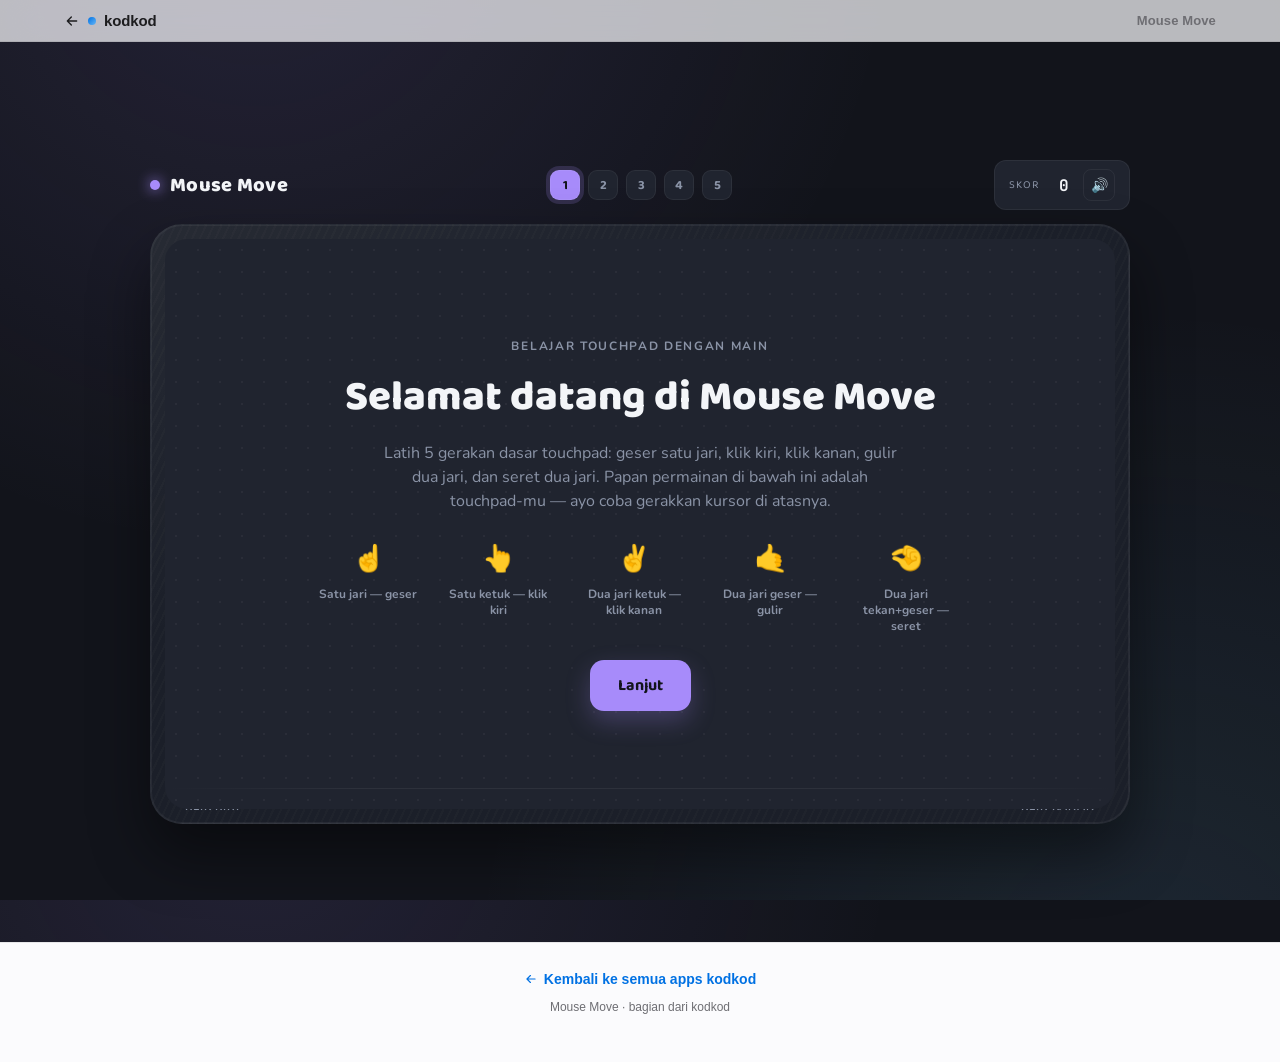
<file: apps/mouse-move/index.html>
<!DOCTYPE html>
<html lang="id">
<head>
<meta charset="UTF-8">
<meta name="viewport" content="width=device-width, initial-scale=1.0">
<title>Mouse Move — kodkod</title>
<link rel="stylesheet" href="../../assets/css/kodkod-frame.css">
<link rel="preconnect" href="https://fonts.googleapis.com">
<link href="https://fonts.googleapis.com/css2?family=Baloo+2:wght@500;700;800&family=Nunito:wght@400;600;700;800&family=JetBrains+Mono:wght@500;700&display=swap" rel="stylesheet">
<style>
  body{
    font-family: -apple-system, BlinkMacSystemFont, "Segoe UI", sans-serif;
    background: #FBFBFD;
    color: #1D1D1F;
    margin: 0;
  }
  :root{
    --bg:#12141b;
    --panel:#1b1f29;
    --panel-2:#20242f;
    --line: rgba(255,255,255,0.06);
    --text:#F3F5F8;
    --text-dim:#8A93A6;
    --brand:#A78BFA;
    --move:#7DD3FC;
    --left:#34D399;
    --right:#FB7185;
    --scroll:#FBBF24;
    --drag:#F472B6;
    --water:#0EA5E9;
    --shadow: 0 30px 60px rgba(0,0,0,0.45);
  }
  *{box-sizing:border-box;}
  html,body{height:100%;}
  body{
    margin:0;
    min-height:100%;
    background:
      radial-gradient(circle at 20% -10%, rgba(167,139,250,0.12), transparent 45%),
      radial-gradient(circle at 90% 110%, rgba(125,211,252,0.10), transparent 45%),
      var(--bg);
    font-family:'Nunito', sans-serif;
    color:var(--text);
    overflow:hidden;
    cursor:none;
  }
  @media (pointer:coarse){
    body{cursor:auto;}
    #mascot{display:none;}
  }
  h1,h2,h3,.display{font-family:'Baloo 2', sans-serif;}
  .mono{font-family:'JetBrains Mono', monospace;}

  #fx-canvas{
    position:fixed; inset:0; width:100%; height:100%;
    pointer-events:none; z-index:60;
  }

  /* ---------- mascot cursor ---------- */
  #mascot{
    position:fixed; top:0; left:0; z-index:70;
    width:34px; height:34px;
    transform:translate3d(-100px,-100px,0);
    pointer-events:none;
    transition: filter .2s ease;
  }
  #mascot svg{ overflow:visible; }
  #mascot .finger{ transition: opacity .15s ease, transform .15s ease; opacity:.25; transform-origin:center; }
  #mascot.pulse-left .f-left{ opacity:1; transform:scale(1.25); }
  #mascot.pulse-right .f-right{ opacity:1; transform:scale(1.25); }
  #mascot.both .f-left, #mascot.both .f-right{ opacity:1; }
  #mascot .ring{ opacity:0; transform:scale(.6); transform-origin:center; }
  #mascot.ping-left .ring-a{ stroke:var(--left); animation:ping .5s ease-out; }
  #mascot.ping-right .ring-a{ stroke:var(--right); animation:ping .5s ease-out; }
  #mascot.ping-right .ring-b{ stroke:var(--right); animation:ping .5s ease-out .15s; }
  @keyframes ping{
    0%{ opacity:.9; transform:scale(.5);} 100%{ opacity:0; transform:scale(2.2);}
  }

  /* ---------- layout shell ---------- */
  #app{ height:100vh; display:flex; flex-direction:column; align-items:center; justify-content:center; padding:22px; }

  .hud{
    width:min(980px, 94vw);
    display:flex; align-items:center; justify-content:space-between;
    margin-bottom:14px;
    font-family:'Baloo 2', sans-serif;
  }
  .brand{ display:flex; align-items:center; gap:10px; font-weight:800; font-size:20px; letter-spacing:.3px;}
  .brand .dot{ width:10px;height:10px;border-radius:50%; background:var(--brand); box-shadow:0 0 14px var(--brand);}
  .pips{ display:flex; gap:8px; }
  .pip{
    width:30px;height:30px;border-radius:9px; display:flex; align-items:center; justify-content:center;
    background:var(--panel-2); border:1px solid var(--line); font-size:13px; color:var(--text-dim); font-weight:700;
  }
  .pip.current{ background:var(--brand); color:#12141b; box-shadow:0 0 0 4px rgba(167,139,250,0.18);}
  .pip.done{ background:transparent; border-color:var(--left); color:var(--left);}
  .score-box{
    display:flex; align-items:center; gap:14px;
    background:var(--panel-2); border:1px solid var(--line); border-radius:12px; padding:8px 14px;
  }
  .score-box .lbl{ color:var(--text-dim); font-size:11px; text-transform:uppercase; letter-spacing:.08em; margin-right:6px;}
  .score-box .val{ font-size:16px; font-weight:700; }
  #mute-btn{ background:none;border:1px solid var(--line); color:var(--text-dim); border-radius:8px; width:32px;height:32px; cursor:pointer; font-size:14px;}
  #mute-btn:hover{ color:var(--text); }

  /* ---------- trackpad stage ---------- */
  .stage-wrap{
    width:min(980px, 94vw);
    height:min(600px, 68vh);
    position:relative;
    border-radius:32px;
    padding:14px;
    background:
      linear-gradient(155deg, rgba(255,255,255,0.05), transparent 40%),
      repeating-linear-gradient(115deg, rgba(255,255,255,0.015) 0px, rgba(255,255,255,0.015) 2px, transparent 2px, transparent 7px),
      var(--panel);
    box-shadow: var(--shadow), inset 0 0 0 1px rgba(255,255,255,0.05);
    border:1px solid rgba(255,255,255,0.06);
  }
  .stage-wrap::after{
    content:"";
    position:absolute; left:14px; right:14px; bottom:34px; height:1px;
    background:linear-gradient(90deg, transparent, var(--line) 20%, var(--line) 80%, transparent);
  }
  .stage-wrap .seam-label{
    position:absolute; bottom:9px; left:0; right:0; display:flex; justify-content:space-between;
    padding:0 34px; font-size:11px; color:var(--text-dim); letter-spacing:.08em; text-transform:uppercase; font-weight:700;
  }
  .stage-inner{
    position:relative; width:100%; height:100%;
    border-radius:22px;
    background:var(--panel-2);
    overflow:hidden;
    background-image: radial-gradient(rgba(255,255,255,0.045) 1px, transparent 1px);
    background-size: 22px 22px;
  }

  .screen{ position:absolute; inset:0; display:none; flex-direction:column; align-items:center; justify-content:center; text-align:center; padding:30px; }
  .screen.active{ display:flex; }

  .eyebrow{ font-size:12px; letter-spacing:.14em; text-transform:uppercase; color:var(--text-dim); font-weight:700; margin-bottom:10px;}
  .title-lg{ font-size:clamp(28px,4vw,42px); font-weight:800; margin:0 0 10px; }
  .sub{ color:var(--text-dim); font-size:16px; max-width:520px; margin:0 auto 22px; line-height:1.5;}

  .btn{
    font-family:'Baloo 2', sans-serif; font-weight:700; font-size:16px;
    padding:13px 28px; border-radius:14px; border:none; cursor:pointer;
    color:#12141b; background:var(--brand);
    box-shadow: 0 10px 24px rgba(167,139,250,0.25);
    transition: transform .15s ease, box-shadow .15s ease;
  }
  .btn:hover{ transform:translateY(-2px); box-shadow:0 14px 30px rgba(167,139,250,0.35); }
  .btn.ghost{ background:transparent; color:var(--text); border:1px solid var(--line); box-shadow:none; }
  .btn.ghost:hover{ border-color:var(--brand); color:var(--brand); }
  .btn-row{ display:flex; gap:12px; }

  .gesture-demo{ display:flex; gap:26px; margin:6px 0 26px; }
  .finger-icon{ display:flex; flex-direction:column; align-items:center; gap:10px; }
  .finger-icon .cap{ font-size:12px; color:var(--text-dim); font-weight:700; max-width:110px; }

  /* level intro accent */
  .accent-move{ color:var(--move); } .accent-left{ color:var(--left); } .accent-right{ color:var(--right); } .accent-scroll{ color:var(--scroll); }

  /* ---------- game area elements ---------- */
  #game-area{ position:absolute; inset:0; }
  .target-ring{
    position:absolute; width:74px; height:74px; transform:translate(-50%,-50%);
  }
  .target-ring svg{ width:100%; height:100%; transform:rotate(-90deg); }
  .target-core{
    position:absolute; left:50%; top:50%; width:14px;height:14px; border-radius:50%;
    transform:translate(-50%,-50%); background:var(--move); box-shadow:0 0 18px var(--move);
  }

  .bubble{
    position:absolute; width:64px; height:64px; border-radius:50%;
    background: radial-gradient(circle at 32% 28%, rgba(255,255,255,0.5), rgba(52,211,153,0.18) 60%, rgba(52,211,153,0.06));
    border:1.5px solid rgba(52,211,153,0.55);
    transform:translate(-50%,-50%);
    animation: float 3.4s ease-in-out infinite;
    cursor:pointer;
  }
  @keyframes float{ 0%,100%{ margin-top:0;} 50%{ margin-top:-10px;} }

  .lock{
    position:absolute; width:70px; height:70px; transform:translate(-50%,-50%);
    display:flex; align-items:center; justify-content:center;
    border-radius:18px; background:rgba(251,113,133,0.08); border:1.5px solid rgba(251,113,133,0.5);
  }
  .lock.shake{ animation:shake .35s ease; }
  @keyframes shake{ 0%,100%{transform:translate(-50%,-50%);} 25%{transform:translate(calc(-50% - 6px),-50%);} 75%{transform:translate(calc(-50% + 6px),-50%);} }

  .hint-text{
    position:absolute; left:50%; bottom:22px; transform:translateX(-50%);
    font-size:13px; color:var(--text-dim); background:rgba(0,0,0,0.25); padding:6px 14px; border-radius:20px;
    opacity:0; transition:opacity .25s ease; pointer-events:none;
  }
  .hint-text.show{ opacity:1; }

  .timer-track{ position:absolute; top:14px; left:14px; right:14px; height:6px; border-radius:6px; background:rgba(255,255,255,0.06); overflow:hidden;}
  .timer-fill{ height:100%; width:100%; background:var(--brand); transform-origin:left; }

  .level-caption{
    position:absolute; top:26px; left:50%; transform:translateX(-50%);
    font-size:13px; font-weight:700; color:var(--text-dim); letter-spacing:.04em;
    background:rgba(0,0,0,0.2); padding:6px 16px; border-radius:20px;
  }

  /* level 4 shaft */
  .shaft-wrap{ position:absolute; top:70px; bottom:70px; left:50%; transform:translateX(-50%); width:120px; }
  .shaft{ position:relative; width:100%; height:100%; border-radius:16px; background:rgba(255,255,255,0.03); border:1.5px solid var(--line); overflow:hidden;}
  .shaft-zone{ position:absolute; left:6px; right:6px; height:54px; border-radius:10px; background:rgba(251,191,36,0.14); border:1.5px dashed rgba(251,191,36,0.6); }
  .cabin{
    position:absolute; left:10px; right:10px; height:44px; border-radius:10px;
    background:linear-gradient(160deg, rgba(251,191,36,0.9), rgba(251,191,36,0.55));
    box-shadow:0 8px 18px rgba(251,191,36,0.35);
    display:flex; align-items:center; justify-content:center; font-weight:800; color:#12141b; font-family:'Baloo 2',sans-serif;
  }
  .scroll-arrow{ position:absolute; left:50%; transform:translateX(-50%); color:var(--scroll); font-size:22px; opacity:.35; transition:opacity .15s ease; }
  .scroll-arrow.up{ top:36px; } .scroll-arrow.down{ bottom:36px; }
  .scroll-arrow.active{ opacity:1; }

  .drop-zone{
    position:absolute; width:66px; height:66px; border-radius:50%; transform:translate(-50%,-50%);
    border:2px dashed rgba(255,255,255,0.35); background:rgba(255,255,255,0.03);
    transition: border-color .2s ease, background .2s ease;
  }
  .drop-zone.matched{ border-style:solid; background:rgba(255,255,255,0.06); }

  .drag-item{
    position:absolute; width:52px; height:52px; border-radius:50%; transform:translate(-50%,-50%);
    cursor:grab; box-shadow:0 6px 14px rgba(0,0,0,0.35); border:2px solid rgba(255,255,255,0.3);
  }
  .drag-item.dragging{ cursor:grabbing; transform:translate(-50%,-50%) scale(1.15); box-shadow:0 16px 28px rgba(0,0,0,0.45); z-index:5; }
  .drag-item.placed{ cursor:default; }

  .badge{
    display:inline-flex; align-items:center; gap:8px; padding:10px 18px; border-radius:14px;
    background:rgba(167,139,250,0.12); border:1px solid rgba(167,139,250,0.4); color:var(--brand);
    font-weight:800; font-family:'Baloo 2',sans-serif; margin-bottom:18px;
  }

  .story{ font-style:italic; color:var(--text-dim); max-width:480px; margin:0 auto 14px; font-size:14px; line-height:1.5; }

  .mode-cards{ display:flex; gap:18px; flex-wrap:wrap; justify-content:center; }
  .mode-card{
    width:230px; background:var(--panel-2); border:1px solid var(--line); border-radius:18px;
    padding:22px 18px; display:flex; flex-direction:column; align-items:center; gap:8px; text-align:center;
    transition: opacity .2s ease;
  }
  .mode-card.locked{ opacity:.55; }
  .mode-card .mode-icon{ font-size:34px; }
  .mode-card h3{ margin:2px 0 0; font-size:18px; }
  .mode-card p{ color:var(--text-dim); font-size:13px; line-height:1.4; margin:0 0 6px; }

  /* survival: irrigation gate */
  .gate{ position:absolute; transform:translate(-50%,-50%); display:flex; flex-direction:column; align-items:center; gap:12px; }
  .field-patch{ position:relative; overflow:hidden; width:72px; height:24px; border-radius:6px; background:#5b4632; border:1.5px solid rgba(255,255,255,0.15); }
  .field-fill{ position:absolute; left:0; top:0; bottom:0; width:0%; background:linear-gradient(90deg, #2563a6, #38BDF8); }
  .field-patch.full .field-fill{ box-shadow:0 0 14px rgba(56,189,248,0.6); }
  .knob{ width:56px; height:56px; border-radius:50%; background:rgba(255,255,255,0.05); border:2px solid var(--move); display:flex; align-items:center; justify-content:center; cursor:grab; position:relative; }
  .knob-handle{ width:4px; height:22px; background:var(--move); border-radius:2px; position:absolute; top:6px; left:50%; margin-left:-2px; transform-origin:50% 22px; }
  .gate.open .knob{ border-color:#7DD3FC; box-shadow:0 0 16px rgba(125,211,252,0.5); }

  /* survival: scarecrow */
  .scarecrow{ position:absolute; transform:translate(-50%,-50%); display:flex; flex-direction:column; align-items:center; gap:8px; }
  .sc-figure{ font-size:32px; filter:grayscale(1) opacity(.55); transition:filter .3s ease; }
  .scarecrow.active .sc-figure{ filter:none; }
  .sc-switch{ font-family:'JetBrains Mono',monospace; font-size:11px; font-weight:700; padding:5px 12px; border-radius:20px; background:rgba(255,255,255,0.06); border:1.5px solid var(--left); color:var(--left); cursor:pointer; }
  .scarecrow.active .sc-switch{ background:var(--left); color:#12141b; }

  /* survival: fertilizer */
  .fert-box{
    position:absolute; width:52px; height:52px; transform:translate(-50%,-50%);
    display:flex; align-items:center; justify-content:center; font-size:26px; border-radius:14px;
    background:rgba(255,255,255,0.05); border:2px solid rgba(255,255,255,0.2); cursor:default;
  }
  .fert-box.opened{ cursor:grab; }
  .fert-box.dragging{ cursor:grabbing; transform:translate(-50%,-50%) scale(1.15); box-shadow:0 16px 28px rgba(0,0,0,0.45); z-index:5; }
  .fert-box.placed{ cursor:default; }

  .coarse-banner{
    position:fixed; top:16px; left:50%; transform:translateX(-50%); z-index:80;
    background:#20242f; border:1px solid var(--line); padding:10px 18px; border-radius:12px; font-size:13px; color:var(--text-dim);
    display:none;
  }
  @media (pointer:coarse){ .coarse-banner{ display:block; } }

  @media (max-width: 640px){
    .gesture-demo{ flex-wrap:wrap; justify-content:center; }
  }
</style>
</head>
<body>

  <header class="kodkod-frame-header">
    <a class="kodkod-frame-back" href="../../index.html">
      <svg width="16" height="16" viewBox="0 0 24 24" fill="none"><path d="M19 12H5M5 12L11 6M5 12L11 18" stroke="currentColor" stroke-width="2" stroke-linecap="round" stroke-linejoin="round"/></svg>
      <span class="kodkod-frame-logo-dot"></span>
      kodkod
    </a>
    <span class="kodkod-frame-title">Mouse Move</span>
  </header>

 <canvas id="fx-canvas"></canvas>
<div class="coarse-banner">Mouse Move dirancang untuk laptop dengan touchpad atau mouse, ya 🙂</div>

<div id="mascot">
  <svg viewBox="0 0 34 34">
    <circle class="ring ring-a" cx="17" cy="17" r="15" fill="none" stroke="#34D399" stroke-width="2"></circle>
    <circle class="ring ring-b" cx="17" cy="17" r="15" fill="none" stroke="#34D399" stroke-width="2"></circle>
    <path d="M17,4 C17,4 8,11 8,21 A9,9 0 0 0 26,21 C26,11 17,4 17,4 Z" fill="#A78BFA"></path>
    <ellipse cx="13" cy="14" rx="1.8" ry="2.6" fill="rgba(255,255,255,0.55)"></ellipse>
    <circle class="finger f-left" cx="12.5" cy="17" r="3.1" fill="#34D399"></circle>
    <circle class="finger f-right" cx="21.5" cy="17" r="3.1" fill="#FB7185"></circle>
  </svg>
</div>

<div id="app">
  <div class="hud">
    <div class="brand"><span class="dot"></span>Mouse Move</div>
    <div class="pips" id="pips"></div>
    <div class="score-box">
      <span class="lbl">Skor</span><span class="val mono" id="score-val">0</span>
      <button id="mute-btn" title="Suara">🔊</button>
    </div>
  </div>

  <div class="stage-wrap">
    <div class="seam-label"><span>Klik Kiri</span><span>Klik Kanan</span></div>
    <div class="stage-inner">

      <section class="screen active" id="screen-start">
        <div class="eyebrow">Belajar touchpad dengan main</div>
        <h1 class="title-lg">Selamat datang di Mouse Move</h1>
        <p class="sub">Latih 5 gerakan dasar touchpad: geser satu jari, klik kiri, klik kanan, gulir dua jari, dan seret dua jari. Papan permainan di bawah ini adalah touchpad-mu — ayo coba gerakkan kursor di atasnya.</p>
        <div class="gesture-demo">
          <div class="finger-icon"><span style="font-size:26px;">☝️</span><span class="cap">Satu jari — geser</span></div>
          <div class="finger-icon"><span style="font-size:26px;">👆</span><span class="cap">Satu ketuk — klik kiri</span></div>
          <div class="finger-icon"><span style="font-size:26px;">✌️</span><span class="cap">Dua jari ketuk — klik kanan</span></div>
          <div class="finger-icon"><span style="font-size:26px;">🤙</span><span class="cap">Dua jari geser — gulir</span></div>
          <div class="finger-icon"><span style="font-size:26px;">🤏</span><span class="cap">Dua jari tekan+geser — seret</span></div>
        </div>
        <button class="btn" id="btn-start">Lanjut</button>
      </section>

      <section class="screen" id="screen-modeselect">
        <div class="eyebrow">Pilih mode</div>
        <h1 class="title-lg">Mau latihan dulu, atau langsung beraksi?</h1>
        <div class="mode-cards">
          <div class="mode-card" id="card-training">
            <div class="mode-icon">🎯</div>
            <h3>Mode Training</h3>
            <p>Latih 5 gerakan dasar touchpad satu per satu, santai tanpa target waktu ketat.</p>
            <button class="btn" id="btn-mode-training">Mulai Training</button>
          </div>
          <div class="mode-card locked" id="card-survival">
            <div class="mode-icon">🌾</div>
            <h3>Mode Survival</h3>
            <p>Bantu Pak Tani menyelamatkan sawahnya yang kekeringan, pakai semua gerakan yang sudah kamu kuasai.</p>
            <button class="btn ghost" id="btn-mode-survival">Selesaikan Training Dulu 🔒</button>
          </div>
        </div>
      </section>

      <section class="screen" id="screen-intro"></section>

      <section class="screen" id="screen-game">
        <div class="level-caption" id="level-caption"></div>
        <div class="timer-track"><div class="timer-fill" id="timer-fill"></div></div>
        <div id="game-area"></div>
      </section>

      <section class="screen" id="screen-levelcomplete"></section>

      <section class="screen" id="screen-final"></section>

    </div>
  </div>
</div>

<script>
(function(){
  "use strict";

  // ---------- state ----------
  const state = { level:0, score:0, muted:false, mode:'training', trainingDone:false };
  const LEVELS = [
    { key:'move',   name:'Geser Satu Jari', accent:'var(--move)',   emoji:'☝️', desc:'Gerakkan satu jari di touchpad untuk memindahkan kursor ke setiap lingkaran sampai penuh terisi.' },
    { key:'left',   name:'Klik Kiri',       accent:'var(--left)',   emoji:'👆', desc:'Ketuk dengan satu jari (atau klik kiri) setiap gelembung untuk memecahkannya.' },
    { key:'right',  name:'Klik Kanan',      accent:'var(--right)',  emoji:'✌️', desc:'Ketuk dengan dua jari (klik kanan) setiap gembok untuk membukanya.' },
    { key:'scroll', name:'Gulir Dua Jari',  accent:'var(--scroll)', emoji:'🤙', desc:'Geser dua jari ke atas / bawah di touchpad untuk memindahkan kabin ke zona kuning.' },
    { key:'drag',   name:'Seret Dua Jari',  accent:'var(--drag)',   emoji:'🤏', desc:'Tekan dan tahan di touchpad, lalu geser tiap bola ke lingkaran putus-putus yang warnanya sama.' },
  ];

  const SURVIVAL_TASKS = [
    { key:'irrigation', name:'Buka Pintu Irigasi', accent:'var(--move)', emoji:'🚰',
      story:'Sudah berminggu-minggu hujan tak turun. Sawah Pak Tani retak-retak dan padinya tumbuh kerdil. Ayo alirkan air dari bendungan ke setiap petak sawah.',
      desc:'Putar setiap knop pintu air dengan menekan lalu menggeser satu jari, sampai air mengalir ke petaknya.' },
    { key:'scarecrow', name:'Nyalakan Orang-orangan Sawah', accent:'var(--left)', emoji:'🧑\u200d🌾',
      story:'Air sudah mulai mengalir. Tapi sekumpulan burung mengincar bulir padi yang mulai tumbuh — orang-orangan sawahnya belum menyala.',
      desc:'Klik kiri (satu ketuk) setiap saklar untuk menyalakan orang-orangan sawah dan mengusir burung.' },
    { key:'fertilize', name:'Beri Pupuk', accent:'var(--right)', emoji:'🌱',
      story:'Padinya butuh nutrisi supaya tumbuh subur. Ada beberapa kotak pupuk yang masih terkunci di pinggir sawah.',
      desc:'Klik kanan (dua jari ketuk) tiap kotak pupuk untuk membukanya, lalu seret pupuknya ke petak sawah yang kosong.' },
    { key:'harvest', name:'Panen Padi', accent:'var(--scroll)', emoji:'🌾',
      story:'Waktunya panen! Padi yang menguning sudah siap dipetik sebelum layu lagi.',
      desc:'Gulir dua jari untuk menaik-turunkan keranjang panen, tangkap padi yang matang di zona kuning.' },
  ];

  const $ = (sel, root) => (root||document).querySelector(sel);
  const $$ = (sel, root) => Array.from((root||document).querySelectorAll(sel));
  const scoreVal = $('#score-val');
  const pipsEl = $('#pips');
  const mascot = $('#mascot');
  const gameArea = $('#game-area');
  const timerFill = $('#timer-fill');
  const levelCaption = $('#level-caption');

  function addScore(n){
    state.score += n;
    scoreVal.textContent = state.score;
    scoreVal.animate([{transform:'scale(1.35)'},{transform:'scale(1)'}], {duration:220, easing:'ease-out'});
  }

  function currentList(){ return state.mode === 'survival' ? SURVIVAL_TASKS : LEVELS; }

  function renderPips(){
    const list = currentList();
    pipsEl.innerHTML = list.map((l,i)=>{
      let cls = 'pip';
      if(i < state.level) cls += ' done';
      if(i === state.level) cls += ' current';
      return `<div class="${cls}">${i+1}</div>`;
    }).join('');
  }
  renderPips();

  function showScreen(id){
    $$('.screen').forEach(s=>s.classList.remove('active'));
    $('#'+id).classList.add('active');
  }

  // ---------- mascot cursor ----------
  window.addEventListener('mousemove', e=>{
    mascot.style.transform = `translate3d(${e.clientX-17}px, ${e.clientY-17}px, 0)`;
  });
  window.addEventListener('mousedown', e=>{
    if(e.button === 0){ mascot.classList.add('pulse-left','ping-left'); }
    setTimeout(()=>mascot.classList.remove('ping-left'), 480);
  });
  window.addEventListener('mouseup', ()=> mascot.classList.remove('pulse-left'));
  window.addEventListener('contextmenu', e=>{
    mascot.classList.add('pulse-right','ping-right');
    setTimeout(()=>{ mascot.classList.remove('pulse-right','ping-right'); }, 700);
  });

  // ---------- sound ----------
  let actx;
  function beep(freq, dur, type){
    if(state.muted) return;
    try{
      actx = actx || new (window.AudioContext||window.webkitAudioContext)();
      const o = actx.createOscillator(), g = actx.createGain();
      o.type = type||'sine'; o.frequency.value = freq;
      g.gain.value = 0.06;
      o.connect(g); g.connect(actx.destination);
      o.start();
      g.gain.exponentialRampToValueAtTime(0.0001, actx.currentTime + dur);
      o.stop(actx.currentTime + dur);
    }catch(err){}
  }
  $('#mute-btn').addEventListener('click', ()=>{
    state.muted = !state.muted;
    $('#mute-btn').textContent = state.muted ? '🔇' : '🔊';
  });

  // ---------- confetti / particles ----------
  const canvas = $('#fx-canvas');
  const ctx = canvas.getContext('2d');
  function resizeCanvas(){ canvas.width = innerWidth; canvas.height = innerHeight; }
  resizeCanvas(); window.addEventListener('resize', resizeCanvas);
  let particles = [];
  function burst(x, y, color, count){
    for(let i=0;i<(count||14);i++){
      const a = Math.random()*Math.PI*2, sp = 2+Math.random()*4;
      particles.push({ x, y, vx:Math.cos(a)*sp, vy:Math.sin(a)*sp, life:1, color, size:3+Math.random()*3 });
    }
  }
  function confettiRain(){
    const colors = ['#A78BFA','#7DD3FC','#34D399','#FB7185','#FBBF24'];
    for(let i=0;i<80;i++){
      particles.push({ x:Math.random()*canvas.width, y:-20-Math.random()*200, vx:(Math.random()-0.5)*2, vy:3+Math.random()*3, life:1.6, color:colors[i%colors.length], size:4+Math.random()*3, confetti:true });
    }
  }
  (function loop(){
    ctx.clearRect(0,0,canvas.width,canvas.height);
    particles.forEach(p=>{
      p.x += p.vx; p.y += p.vy; p.vy += p.confetti? 0.03 : 0.05; p.life -= p.confetti? 0.006 : 0.02;
      ctx.globalAlpha = Math.max(p.life,0);
      ctx.fillStyle = p.color;
      if(p.confetti){ ctx.fillRect(p.x, p.y, p.size, p.size*1.6); } else {
        ctx.beginPath(); ctx.arc(p.x,p.y,p.size,0,Math.PI*2); ctx.fill();
      }
    });
    ctx.globalAlpha = 1;
    particles = particles.filter(p=>p.life>0 && p.y < canvas.height+40);
    requestAnimationFrame(loop);
  })();

  function stageCenter(){
    const r = gameArea.getBoundingClientRect();
    return r;
  }

  // ---------- level runner scaffolding ----------
  let cleanup = null;

  function goToIntro(levelIdx){
    state.level = levelIdx;
    renderPips();
    const list = currentList();
    const L = list[levelIdx];
    const isSurvival = state.mode === 'survival';
    const intro = $('#screen-intro');
    intro.innerHTML = `
      <div class="eyebrow" style="color:${L.accent}">${isSurvival? 'Misi' : 'Level'} ${levelIdx+1} dari ${list.length}</div>
      <h2 class="title-lg" style="color:${L.accent}">${L.emoji} ${L.name}</h2>
      ${L.story ? `<p class="story">“${L.story}”</p>` : ''}
      <p class="sub">${L.desc}</p>
      <button class="btn" id="btn-play-level" style="background:${L.accent}">${isSurvival? 'Bantu Sekarang' : 'Mulai Level'}</button>
    `;
    showScreen('screen-intro');
    $('#btn-play-level').addEventListener('click', ()=> startLevel(levelIdx));
  }

  function startLevel(levelIdx){
    const list = currentList();
    const L = list[levelIdx];
    const isSurvival = state.mode === 'survival';
    levelCaption.textContent = `${isSurvival? 'Misi' : 'Level'} ${levelIdx+1} · ${L.name}`;
    gameArea.innerHTML = '';
    showScreen('screen-game');
    if(cleanup) { cleanup(); cleanup=null; }
    const runners = isSurvival
      ? { irrigation: runIrrigation, scarecrow: runScarecrow, fertilize: runFertilize, harvest: runHarvest }
      : { move: runMove, left: runLeft, right: runRight, scroll: runScroll, drag: runDrag };
    cleanup = runners[L.key](onLevelDone);
  }

  function onLevelDone(levelScore){
    if(cleanup){ cleanup(); cleanup=null; }
    addScore(levelScore);
    const list = currentList();
    const isLast = state.level === list.length-1;
    const isSurvival = state.mode === 'survival';
    const L = list[state.level];
    const rect = stageCenter();
    burst(rect.width/2+rect.left-rect.left, 60, L.accent.startsWith('var')? getComputedStyle(document.documentElement).getPropertyValue(L.accent.slice(4,-1)) : L.accent, 20);
    const screen = $('#screen-levelcomplete');
    screen.innerHTML = `
      <div class="badge">✓ ${L.name} selesai</div>
      <h2 class="title-lg">+${levelScore} poin</h2>
      <p class="sub">Total skor sekarang: <strong class="mono">${state.score}</strong></p>
      <div class="btn-row">
        <button class="btn ghost" id="btn-retry">Ulangi ${isSurvival? 'Misi' : 'Level'}</button>
        <button class="btn" id="btn-next">${isLast? 'Lihat Hasil Akhir' : (isSurvival? 'Misi Berikutnya' : 'Level Berikutnya')}</button>
      </div>
    `;
    showScreen('screen-levelcomplete');
    $('#btn-retry').addEventListener('click', ()=> startLevel(state.level));
    $('#btn-next').addEventListener('click', ()=>{
      if(isLast){
        if(isSurvival){ showFinalSurvival(); } else { state.trainingDone = true; showFinalTraining(); }
      } else {
        goToIntro(state.level+1);
      }
    });
  }

  function showFinalTraining(){
    let tier = 'Pemula Touchpad';
    if(state.score >= 350) tier = 'Master Touchpad';
    else if(state.score >= 220) tier = 'Mahir Touchpad';
    const screen = $('#screen-final');
    screen.innerHTML = `
      <div class="badge">🏆 ${tier}</div>
      <h1 class="title-lg">Training selesai!</h1>
      <p class="sub">Kamu sudah menguasai 5 gerakan dasar touchpad. Skor training: <strong class="mono">${state.score}</strong></p>
      <p class="sub" style="color:var(--scroll)">Mode Survival sekarang terbuka — waktunya bantu Pak Tani menyelamatkan sawahnya!</p>
      <div class="btn-row">
        <button class="btn ghost" id="btn-restart-training">Ulangi Training</button>
        <button class="btn" id="btn-go-survival" style="background:var(--scroll)">Mulai Mode Survival</button>
      </div>
    `;
    showScreen('screen-final');
    confettiRain();
    $('#btn-restart-training').addEventListener('click', ()=> startFlow('training'));
    $('#btn-go-survival').addEventListener('click', ()=> startFlow('survival'));
  }

  function showFinalSurvival(){
    const screen = $('#screen-final');
    screen.innerHTML = `
      <div class="badge">🌾 Penyelamat Sawah</div>
      <h1 class="title-lg">Sawah Pak Tani subur kembali!</h1>
      <p class="story">“Terima kasih banyak, Nak. Berkat bantuanmu, padi-padi ini akan tumbuh subur dan panen kali ini pasti melimpah.”</p>
      <p class="sub">Skor total kamu:</p>
      <h2 class="title-lg mono" style="color:var(--scroll)">${state.score}</h2>
      <div class="btn-row">
        <button class="btn ghost" id="btn-restart-survival">Main Lagi</button>
        <button class="btn" id="btn-menu">Kembali ke Menu</button>
      </div>
    `;
    showScreen('screen-final');
    confettiRain();
    $('#btn-restart-survival').addEventListener('click', ()=> startFlow('survival'));
    $('#btn-menu').addEventListener('click', ()=>{ renderModeSelect(); showScreen('screen-modeselect'); });
  }

  function renderModeSelect(){
    const btn = $('#btn-mode-survival');
    const card = $('#card-survival');
    if(state.trainingDone){
      card.classList.remove('locked');
      btn.textContent = 'Mulai Survival';
      btn.classList.remove('ghost');
      btn.style.background = 'var(--scroll)';
    } else {
      card.classList.add('locked');
      btn.textContent = 'Selesaikan Training Dulu 🔒';
      btn.classList.add('ghost');
      btn.style.background = '';
    }
  }

  function startFlow(mode){
    state.mode = mode;
    state.level = 0;
    state.score = 0; scoreVal.textContent = 0;
    renderPips();
    if(mode === 'survival'){
      const intro = $('#screen-intro');
      intro.innerHTML = `
        <div class="eyebrow" style="color:var(--scroll)">Mode Survival</div>
        <h1 class="title-lg">🌾 Sawah Pak Tani Kekeringan</h1>
        <p class="story">“Sudah berminggu-minggu hujan tak turun. Sawah retak, padinya tumbuh kerdil dan layu. Pak Tani butuh bantuanmu...”</p>
        <p class="sub">Kamu akan memakai kelima gerakan touchpad yang sudah kamu kuasai untuk menyelamatkan sawahnya lewat 4 misi.</p>
        <button class="btn" id="btn-play-level" style="background:var(--scroll)">Mulai Misi 1</button>
      `;
      showScreen('screen-intro');
      $('#btn-play-level').addEventListener('click', ()=> startLevel(0));
    } else {
      goToIntro(0);
    }
  }

  function startTimer(durationMs, onExpire){
    timerFill.style.transition = 'none';
    timerFill.style.transform = 'scaleX(1)';
    requestAnimationFrame(()=>{
      timerFill.style.transition = `transform ${durationMs}ms linear`;
      timerFill.style.transform = 'scaleX(0)';
    });
    const t = setTimeout(onExpire, durationMs);
    return ()=> clearTimeout(t);
  }

  function showHint(text){
    let el = gameArea.querySelector('.hint-text');
    if(!el){ el = document.createElement('div'); el.className='hint-text'; gameArea.appendChild(el); }
    el.textContent = text;
    el.classList.add('show');
    clearTimeout(el._t);
    el._t = setTimeout(()=> el.classList.remove('show'), 1400);
  }

  function rand(min,max){ return min + Math.random()*(max-min); }

  // ---------- LEVEL 1: move / dwell ----------
  function runMove(done){
    const total = 6, dwell = 850;
    let completed = 0, raf, moveHandler;
    let target = null, charge = 0, lastT = null;
    const stopTimer = startTimer(32000, finish);

    function spawn(){
      const rect = gameArea.getBoundingClientRect();
      const x = rand(60, rect.width-60), y = rand(70, rect.height-70);
      const el = document.createElement('div');
      el.className = 'target-ring';
      el.style.left = x+'px'; el.style.top = y+'px';
      el.innerHTML = `<svg viewBox="0 0 74 74">
          <circle cx="37" cy="37" r="30" fill="none" stroke="rgba(255,255,255,0.08)" stroke-width="6"></circle>
          <circle class="prog" cx="37" cy="37" r="30" fill="none" stroke="var(--move)" stroke-width="6" stroke-linecap="round" stroke-dasharray="188.5" stroke-dashoffset="188.5"></circle>
        </svg><div class="target-core"></div>`;
      gameArea.appendChild(el);
      target = { x, y, el, prog: el.querySelector('.prog'), r: 34 };
      charge = 0; lastT = null;
    }
    spawn();

    moveHandler = (e)=>{
      if(!target) return;
      const rect = gameArea.getBoundingClientRect();
      const mx = e.clientX - rect.left, my = e.clientY - rect.top;
      const dx = mx-target.x, dy = my-target.y;
      const inside = Math.sqrt(dx*dx+dy*dy) < target.r;
      const now = performance.now();
      const dt = lastT ? now-lastT : 16; lastT = now;
      if(inside){ charge = Math.min(dwell, charge+dt); } else { charge = Math.max(0, charge-dt*0.6); }
      const frac = charge/dwell;
      target.prog.setAttribute('stroke-dashoffset', String(188.5*(1-frac)));
      target.el.style.filter = inside? 'drop-shadow(0 0 10px rgba(125,211,252,0.6))' : 'none';
      if(charge >= dwell){
        beep(660,0.12,'triangle');
        const r = gameArea.getBoundingClientRect();
        burst(target.x, target.y, '#7DD3FC', 16);
        target.el.remove();
        target = null; completed++;
        if(completed >= total){ finish(); } else { spawn(); }
      }
    };
    gameArea.addEventListener('mousemove', moveHandler);

    function finish(){
      stopTimer();
      gameArea.removeEventListener('mousemove', moveHandler);
      done(completed*15);
    }
    return function cleanupFn(){ stopTimer(); gameArea.removeEventListener('mousemove', moveHandler); };
  }

  // ---------- LEVEL 2: left click bubbles ----------
  function runLeft(done){
    const total = 8; let popped = 0;
    const stopTimer = startTimer(26000, finish);
    const els = [];

    for(let i=0;i<total;i++){
      const rect = gameArea.getBoundingClientRect();
      const x = rand(50, rect.width-50), y = rand(70, rect.height-50);
      const el = document.createElement('div');
      el.className = 'bubble';
      el.style.left = x+'px'; el.style.top = y+'px';
      el.style.animationDelay = (Math.random()*2)+'s';
      el.addEventListener('mousedown', (e)=>{
        if(e.button === 0){
          beep(520,0.1,'sine');
          const r = el.getBoundingClientRect(), gr = gameArea.getBoundingClientRect();
          burst(r.left-gr.left+r.width/2, r.top-gr.top+r.height/2, '#34D399', 14);
          el.remove(); popped++;
          if(popped>=total) finish();
        } else {
          showHint('Coba klik kiri (satu ketuk) untuk memecahkan gelembung');
        }
      });
      el.addEventListener('contextmenu', e=> e.preventDefault());
      gameArea.appendChild(el);
      els.push(el);
    }

    function finish(){
      stopTimer();
      done(popped*10);
    }
    return function cleanupFn(){ stopTimer(); els.forEach(e=>e.remove()); };
  }

  // ---------- LEVEL 3: right click locks ----------
  function runRight(done){
    const total = 5; let opened = 0;
    const stopTimer = startTimer(26000, finish);
    const els = [];
    const gaContextHandler = e=> e.preventDefault();
    gameArea.addEventListener('contextmenu', gaContextHandler);

    for(let i=0;i<total;i++){
      const rect = gameArea.getBoundingClientRect();
      const x = rand(60, rect.width-60), y = rand(90, rect.height-60);
      const el = document.createElement('div');
      el.className = 'lock';
      el.style.left = x+'px'; el.style.top = y+'px';
      el.innerHTML = '🔒';
      el.style.fontSize = '26px';
      el.addEventListener('contextmenu', (e)=>{
        e.preventDefault();
        if(el.dataset.done) return;
        el.dataset.done = '1';
        beep(420,0.14,'sawtooth');
        el.textContent = '🔓';
        const r = el.getBoundingClientRect(), gr = gameArea.getBoundingClientRect();
        burst(r.left-gr.left+r.width/2, r.top-gr.top+r.height/2, '#FB7185', 14);
        setTimeout(()=> el.remove(), 220);
        opened++;
        if(opened>=total) finish();
      });
      el.addEventListener('mousedown', (e)=>{
        if(e.button===0 && !el.dataset.done){
          el.classList.add('shake');
          setTimeout(()=>el.classList.remove('shake'), 350);
          showHint('Ini butuh klik kanan (dua jari ketuk), bukan klik kiri');
        }
      });
      gameArea.appendChild(el);
      els.push(el);
    }

    function finish(){
      stopTimer();
      gameArea.removeEventListener('contextmenu', gaContextHandler);
      done(opened*16);
    }
    return function cleanupFn(){
      stopTimer();
      gameArea.removeEventListener('contextmenu', gaContextHandler);
      els.forEach(e=>e.remove());
    };
  }

  // ---------- LEVEL 4: two-finger scroll elevator ----------
  function runScroll(done){
    const rounds = 5; let round = 0, pos = 0, dwellCharge = 0;
    const shaftHeight = () => shaft.clientHeight;
    const cabinH = 44, zoneH = 54;
    const stopTimer = startTimer(34000, finish);

    const wrap = document.createElement('div'); wrap.className='shaft-wrap';
    wrap.innerHTML = `
      <div class="scroll-arrow up">▲</div>
      <div class="shaft"><div class="shaft-zone" id="zone"></div><div class="cabin" id="cabin">🚡</div></div>
      <div class="scroll-arrow down">▼</div>
    `;
    gameArea.appendChild(wrap);
    const shaft = wrap.querySelector('.shaft');
    const zone = wrap.querySelector('#zone');
    const cabin = wrap.querySelector('#cabin');
    const upArrow = wrap.querySelector('.up');
    const downArrow = wrap.querySelector('.down');

    function placeZone(){
      const h = shaftHeight();
      const zy = rand(10, h-zoneH-10);
      zone.style.top = zy+'px';
      zone.dataset.top = zy;
    }
    placeZone();
    pos = shaftHeight()/2 - cabinH/2;
    cabin.style.top = pos+'px';

    let holdTimer = null;
    function wheelHandler(e){
      e.preventDefault();
      const h = shaftHeight();
      pos = Math.min(h-cabinH, Math.max(0, pos + e.deltaY*0.6));
      cabin.style.top = pos+'px';
      upArrow.classList.toggle('active', e.deltaY < -2);
      downArrow.classList.toggle('active', e.deltaY > 2);
      clearTimeout(holdTimer);
      holdTimer = setTimeout(()=>{ upArrow.classList.remove('active'); downArrow.classList.remove('active'); }, 200);

      const zoneTop = parseFloat(zone.dataset.top);
      const overlap = pos+cabinH > zoneTop && pos < zoneTop+zoneH;
      if(overlap){
        dwellCharge += 1;
        cabin.style.boxShadow = '0 0 22px rgba(52,211,153,0.7)';
        if(dwellCharge > 10){
          beep(700,0.14,'triangle');
          const r = cabin.getBoundingClientRect(), gr = gameArea.getBoundingClientRect();
          burst(r.left-gr.left+r.width/2, r.top-gr.top+r.height/2, '#FBBF24', 16);
          round++; dwellCharge = 0;
          cabin.style.boxShadow = '';
          if(round>=rounds) finish(); else placeZone();
        }
      } else {
        dwellCharge = 0;
        cabin.style.boxShadow = '';
      }
    }
    gameArea.addEventListener('wheel', wheelHandler, {passive:false});

    function finish(){
      stopTimer();
      gameArea.removeEventListener('wheel', wheelHandler);
      done(round*20);
    }
    return function cleanupFn(){
      stopTimer();
      gameArea.removeEventListener('wheel', wheelHandler);
      wrap.remove();
    };
  }

  // ---------- LEVEL 5: two-finger drag & drop ----------
  function runDrag(done){
    const total = 5;
    const palette = ['#F472B6','#38BDF8','#34D399','#FBBF24','#A78BFA'];
    let placed = 0;
    const stopTimer = startTimer(34000, finish);
    const rect = gameArea.getBoundingClientRect();
    const items = [], zones = [];
    const gaContextHandler = e=> e.preventDefault();
    gameArea.addEventListener('contextmenu', gaContextHandler);

    for(let i=0;i<total;i++){
      const color = palette[i];
      const zx = rand(60, rect.width-60), zy = rand(90, rect.height-60);
      const zoneEl = document.createElement('div');
      zoneEl.className = 'drop-zone';
      zoneEl.style.left = zx+'px'; zoneEl.style.top = zy+'px';
      zoneEl.style.borderColor = color;
      gameArea.appendChild(zoneEl);
      zones.push({ el:zoneEl, x:zx, y:zy, color, matched:false });

      let ix, iy, tries = 0;
      do{ ix = rand(60, rect.width-60); iy = rand(90, rect.height-60); tries++; }
      while(Math.hypot(ix-zx, iy-zy) < 130 && tries < 20);
      const itemEl = document.createElement('div');
      itemEl.className = 'drag-item';
      itemEl.style.left = ix+'px'; itemEl.style.top = iy+'px';
      itemEl.style.background = color;
      gameArea.appendChild(itemEl);
      items.push({ el:itemEl, homeX:ix, homeY:iy, color, index:i, placed:false });
    }

    let dragging = null;
    function onDown(e, it){
      if(e.button !== 0 || it.placed) return;
      dragging = it;
      it.el.classList.add('dragging');
    }
    items.forEach(it=> it.el.addEventListener('mousedown', e=> onDown(e, it)));

    function onMove(e){
      if(!dragging) return;
      const r = gameArea.getBoundingClientRect();
      const x = Math.max(20, Math.min(r.width-20, e.clientX - r.left));
      const y = Math.max(20, Math.min(r.height-20, e.clientY - r.top));
      dragging.el.style.left = x+'px'; dragging.el.style.top = y+'px';
    }
    function onUp(){
      if(!dragging) return;
      const it = dragging; dragging = null;
      it.el.classList.remove('dragging');
      const x = parseFloat(it.el.style.left), y = parseFloat(it.el.style.top);
      const zoneObj = zones[it.index];
      const dist = Math.hypot(x - zoneObj.x, y - zoneObj.y);
      if(!zoneObj.matched && dist < 40){
        it.el.style.left = zoneObj.x+'px'; it.el.style.top = zoneObj.y+'px';
        it.placed = true; zoneObj.matched = true;
        it.el.classList.add('placed');
        zoneObj.el.classList.add('matched');
        beep(600,0.12,'triangle');
        burst(zoneObj.x, zoneObj.y, zoneObj.color, 16);
        placed++;
        if(placed >= total) finish();
      } else {
        it.el.style.transition = 'left .25s ease, top .25s ease';
        it.el.style.left = it.homeX+'px'; it.el.style.top = it.homeY+'px';
        setTimeout(()=>{ it.el.style.transition=''; }, 260);
        showHint('Tekan, tahan, lalu seret ke lingkaran putus-putus dengan warna yang sama');
      }
    }
    gameArea.addEventListener('mousemove', onMove);
    gameArea.addEventListener('mouseup', onUp);
    window.addEventListener('mouseup', onUp);

    function finish(){
      stopTimer();
      gameArea.removeEventListener('mousemove', onMove);
      gameArea.removeEventListener('mouseup', onUp);
      window.removeEventListener('mouseup', onUp);
      gameArea.removeEventListener('contextmenu', gaContextHandler);
      done(placed*20);
    }
    return function cleanupFn(){
      stopTimer();
      gameArea.removeEventListener('mousemove', onMove);
      gameArea.removeEventListener('mouseup', onUp);
      window.removeEventListener('mouseup', onUp);
      gameArea.removeEventListener('contextmenu', gaContextHandler);
      items.forEach(it=>it.el.remove());
      zones.forEach(z=>z.el.remove());
    };
  }

  // ---------- SURVIVAL 1: irrigation gate (satu jari - geser memutar knop) ----------
  function runIrrigation(done){
    const total = 4; let opened = 0;
    const stopTimer = startTimer(40000, finish);
    const rect = gameArea.getBoundingClientRect();
    const spacing = rect.width/(total+1);
    const knobs = [];

    for(let i=0;i<total;i++){
      const x = spacing*(i+1), y = rect.height/2;
      const wrap = document.createElement('div');
      wrap.className = 'gate';
      wrap.style.left = x+'px'; wrap.style.top = y+'px';
      wrap.innerHTML = `<div class="field-patch"><div class="field-fill"></div></div><div class="knob"><div class="knob-handle"></div></div>`;
      gameArea.appendChild(wrap);
      knobs.push({
        wrap, handle: wrap.querySelector('.knob-handle'), patch: wrap.querySelector('.field-patch'), fill: wrap.querySelector('.field-fill'),
        rotation:0, lastAngle:null, dragging:false, done:false
      });
    }

    function angleAt(e, k){
      const r = k.handle.getBoundingClientRect();
      const cx = r.left + r.width/2, cy = r.top + r.height/2;
      return Math.atan2(e.clientY-cy, e.clientX-cx) * 180/Math.PI;
    }
    knobs.forEach(k=>{
      k.wrap.querySelector('.knob').addEventListener('mousedown', e=>{
        if(e.button !== 0 || k.done) return;
        k.dragging = true;
        k.lastAngle = angleAt(e,k);
      });
    });

    function onMove(e){
      knobs.forEach(k=>{
        if(!k.dragging || k.done) return;
        const a = angleAt(e,k);
        let delta = a - k.lastAngle;
        if(delta > 180) delta -= 360;
        if(delta < -180) delta += 360;
        k.rotation += Math.abs(delta);
        k.lastAngle = a;
        k.handle.style.transform = `rotate(${k.rotation}deg)`;
        const frac = Math.min(1, k.rotation/720);
        k.fill.style.width = (frac*100)+'%';
        if(frac >= 1 && !k.done){
          k.done = true; opened++;
          k.patch.classList.add('full');
          k.wrap.classList.add('open');
          beep(660,0.12,'triangle');
          const r = k.wrap.getBoundingClientRect(), gr = gameArea.getBoundingClientRect();
          burst(r.left-gr.left+r.width/2, r.top-gr.top+r.height/2, '#7DD3FC', 16);
          if(opened >= total) finish();
        }
      });
    }
    function onUp(){ knobs.forEach(k=> k.dragging = false); }
    window.addEventListener('mousemove', onMove);
    window.addEventListener('mouseup', onUp);

    function finish(){
      stopTimer();
      window.removeEventListener('mousemove', onMove);
      window.removeEventListener('mouseup', onUp);
      done(opened*15);
    }
    return function cleanupFn(){
      stopTimer();
      window.removeEventListener('mousemove', onMove);
      window.removeEventListener('mouseup', onUp);
      knobs.forEach(k=>k.wrap.remove());
    };
  }

  // ---------- SURVIVAL 2: scarecrow switches (satu ketuk - klik kiri) ----------
  function runScarecrow(done){
    const total = 4; let on = 0;
    const stopTimer = startTimer(24000, finish);
    const rect = gameArea.getBoundingClientRect();
    const spacing = rect.width/(total+1);
    const els = [];

    for(let i=0;i<total;i++){
      const x = spacing*(i+1), y = rect.height/2;
      const el = document.createElement('div');
      el.className = 'scarecrow';
      el.style.left = x+'px'; el.style.top = y+'px';
      el.innerHTML = `<div class="sc-figure">🧑\u200d🌾</div><div class="sc-switch">OFF</div>`;
      el.querySelector('.sc-switch').addEventListener('mousedown', e=>{
        if(e.button !== 0 || el.dataset.on) return;
        el.dataset.on = '1';
        el.querySelector('.sc-switch').textContent = 'ON';
        el.classList.add('active');
        beep(520,0.1,'sine');
        const r = el.getBoundingClientRect(), gr = gameArea.getBoundingClientRect();
        burst(r.left-gr.left+r.width/2, r.top-gr.top+r.height/2, '#34D399', 14);
        on++;
        if(on >= total) finish();
      });
      gameArea.appendChild(el);
      els.push(el);
    }
    function finish(){ stopTimer(); done(on*15); }
    return function cleanupFn(){ stopTimer(); els.forEach(e=>e.remove()); };
  }

  // ---------- SURVIVAL 3: fertilizer box (klik kanan buka, lalu seret) ----------
  function runFertilize(done){
    const total = 3; let placed = 0;
    const palette = ['#FB7185','#34D399','#FBBF24'];
    const stopTimer = startTimer(34000, finish);
    const rect = gameArea.getBoundingClientRect();
    const boxes = [], zones = [];
    const gaContextHandler = e=> e.preventDefault();
    gameArea.addEventListener('contextmenu', gaContextHandler);

    for(let i=0;i<total;i++){
      const color = palette[i];
      const zx = rand(60, rect.width-60), zy = rand(90, rect.height-60);
      const zoneEl = document.createElement('div');
      zoneEl.className = 'drop-zone';
      zoneEl.style.left = zx+'px'; zoneEl.style.top = zy+'px';
      zoneEl.style.borderColor = color;
      gameArea.appendChild(zoneEl);
      zones.push({ el:zoneEl, x:zx, y:zy, matched:false });

      let bx, by, tries = 0;
      do{ bx = rand(60, rect.width-60); by = rand(90, rect.height-60); tries++; }
      while(Math.hypot(bx-zx, by-zy) < 120 && tries < 20);
      const boxEl = document.createElement('div');
      boxEl.className = 'fert-box';
      boxEl.style.left = bx+'px'; boxEl.style.top = by+'px';
      boxEl.textContent = '📦';
      gameArea.appendChild(boxEl);
      const b = { el:boxEl, x:bx, y:by, index:i, opened:false, placed:false, color };
      boxes.push(b);

      boxEl.addEventListener('contextmenu', e=>{
        e.preventDefault();
        if(b.opened) return;
        b.opened = true;
        b.el.textContent = '🌱';
        b.el.classList.add('opened');
        b.el.style.borderColor = color;
        beep(420,0.12,'sawtooth');
        const r = b.el.getBoundingClientRect(), gr = gameArea.getBoundingClientRect();
        burst(r.left-gr.left+r.width/2, r.top-gr.top+r.height/2, color, 12);
        b.el.addEventListener('mousedown', dragDown);
      });
      boxEl.addEventListener('mousedown', e=>{
        if(e.button===0 && !b.opened){
          b.el.animate([{transform:'translate(-50%,-50%) scale(1)'},{transform:'translate(-50%,-50%) scale(0.9)'},{transform:'translate(-50%,-50%) scale(1)'}], {duration:250});
          showHint('Kotak pupuk perlu diklik kanan (dua jari ketuk) dulu untuk dibuka');
        }
      });
    }

    let dragging = null;
    function dragDown(e){
      if(e.button !== 0) return;
      const b = boxes.find(bx=> bx.el === e.currentTarget);
      if(!b || b.placed) return;
      dragging = b;
      b.el.classList.add('dragging');
    }
    function onMove(e){
      if(!dragging) return;
      const r = gameArea.getBoundingClientRect();
      const x = Math.max(20, Math.min(r.width-20, e.clientX-r.left));
      const y = Math.max(20, Math.min(r.height-20, e.clientY-r.top));
      dragging.el.style.left = x+'px'; dragging.el.style.top = y+'px';
    }
    function onUp(){
      if(!dragging) return;
      const b = dragging; dragging = null;
      b.el.classList.remove('dragging');
      const x = parseFloat(b.el.style.left), y = parseFloat(b.el.style.top);
      const zoneObj = zones[b.index];
      const dist = Math.hypot(x-zoneObj.x, y-zoneObj.y);
      if(!zoneObj.matched && dist < 40){
        b.el.style.left = zoneObj.x+'px'; b.el.style.top = zoneObj.y+'px';
        b.placed = true; zoneObj.matched = true;
        b.el.classList.add('placed');
        zoneObj.el.classList.add('matched');
        beep(600,0.12,'triangle');
        burst(zoneObj.x, zoneObj.y, b.color, 16);
        placed++;
        if(placed >= total) finish();
      } else {
        b.el.style.transition = 'left .25s ease, top .25s ease';
        b.el.style.left = b.x+'px'; b.el.style.top = b.y+'px';
        setTimeout(()=>{ b.el.style.transition=''; }, 260);
        showHint('Seret pupuk yang sudah terbuka ke petak yang kosong');
      }
    }
    gameArea.addEventListener('mousemove', onMove);
    gameArea.addEventListener('mouseup', onUp);
    window.addEventListener('mouseup', onUp);

    function finish(){
      stopTimer();
      gameArea.removeEventListener('mousemove', onMove);
      gameArea.removeEventListener('mouseup', onUp);
      window.removeEventListener('mouseup', onUp);
      gameArea.removeEventListener('contextmenu', gaContextHandler);
      done(placed*20);
    }
    return function cleanupFn(){
      stopTimer();
      gameArea.removeEventListener('mousemove', onMove);
      gameArea.removeEventListener('mouseup', onUp);
      window.removeEventListener('mouseup', onUp);
      gameArea.removeEventListener('contextmenu', gaContextHandler);
      boxes.forEach(b=>b.el.remove());
      zones.forEach(z=>z.el.remove());
    };
  }

  // ---------- SURVIVAL 4: harvest basket (gulir dua jari) ----------
  function runHarvest(done){
    const rounds = 4; let round = 0, pos = 0, dwellCharge = 0;
    const shaftHeight = () => shaft.clientHeight;
    const cabinH = 44, zoneH = 54;
    const stopTimer = startTimer(30000, finish);

    const wrap = document.createElement('div'); wrap.className='shaft-wrap';
    wrap.innerHTML = `
      <div class="scroll-arrow up">▲</div>
      <div class="shaft"><div class="shaft-zone" id="hzone">🌾</div><div class="cabin" id="hcabin">🧺</div></div>
      <div class="scroll-arrow down">▼</div>
    `;
    gameArea.appendChild(wrap);
    const shaft = wrap.querySelector('.shaft');
    const zone = wrap.querySelector('#hzone');
    const cabin = wrap.querySelector('#hcabin');
    const upArrow = wrap.querySelector('.up');
    const downArrow = wrap.querySelector('.down');

    function placeZone(){
      const h = shaftHeight();
      const zy = rand(10, h-zoneH-10);
      zone.style.top = zy+'px';
      zone.dataset.top = zy;
    }
    placeZone();
    pos = shaftHeight()/2 - cabinH/2;
    cabin.style.top = pos+'px';

    let holdTimer = null;
    function wheelHandler(e){
      e.preventDefault();
      const h = shaftHeight();
      pos = Math.min(h-cabinH, Math.max(0, pos + e.deltaY*0.6));
      cabin.style.top = pos+'px';
      upArrow.classList.toggle('active', e.deltaY < -2);
      downArrow.classList.toggle('active', e.deltaY > 2);
      clearTimeout(holdTimer);
      holdTimer = setTimeout(()=>{ upArrow.classList.remove('active'); downArrow.classList.remove('active'); }, 200);

      const zoneTop = parseFloat(zone.dataset.top);
      const overlap = pos+cabinH > zoneTop && pos < zoneTop+zoneH;
      if(overlap){
        dwellCharge += 1;
        cabin.style.boxShadow = '0 0 22px rgba(52,211,153,0.7)';
        if(dwellCharge > 10){
          beep(700,0.14,'triangle');
          const r = cabin.getBoundingClientRect(), gr = gameArea.getBoundingClientRect();
          burst(r.left-gr.left+r.width/2, r.top-gr.top+r.height/2, '#34D399', 16);
          round++; dwellCharge = 0;
          cabin.style.boxShadow = '';
          if(round>=rounds) finish(); else placeZone();
        }
      } else {
        dwellCharge = 0;
        cabin.style.boxShadow = '';
      }
    }
    gameArea.addEventListener('wheel', wheelHandler, {passive:false});

    function finish(){
      stopTimer();
      gameArea.removeEventListener('wheel', wheelHandler);
      done(round*20);
    }
    return function cleanupFn(){
      stopTimer();
      gameArea.removeEventListener('wheel', wheelHandler);
      wrap.remove();
    };
  }

  // ---------- init ----------
  $('#btn-start').addEventListener('click', ()=>{
    renderModeSelect();
    showScreen('screen-modeselect');
  });
  $('#btn-mode-training').addEventListener('click', ()=> startFlow('training'));
  $('#btn-mode-survival').addEventListener('click', ()=>{
    if(!state.trainingDone){
      const card = $('#card-survival');
      card.animate([{transform:'translateX(0)'},{transform:'translateX(-6px)'},{transform:'translateX(6px)'},{transform:'translateX(0)'}], {duration:300});
      return;
    }
    startFlow('survival');
  });

})();
</script>

  <footer class="kodkod-frame-footer">
    <a href="../../index.html">
      <svg width="14" height="14" viewBox="0 0 24 24" fill="none"><path d="M19 12H5M5 12L11 6M5 12L11 18" stroke="currentColor" stroke-width="2" stroke-linecap="round" stroke-linejoin="round"/></svg>
      Kembali ke semua apps kodkod
    </a>
    <p>Mouse Move &middot; bagian dari kodkod</p>
  </footer>

</body>
</html>
</file>
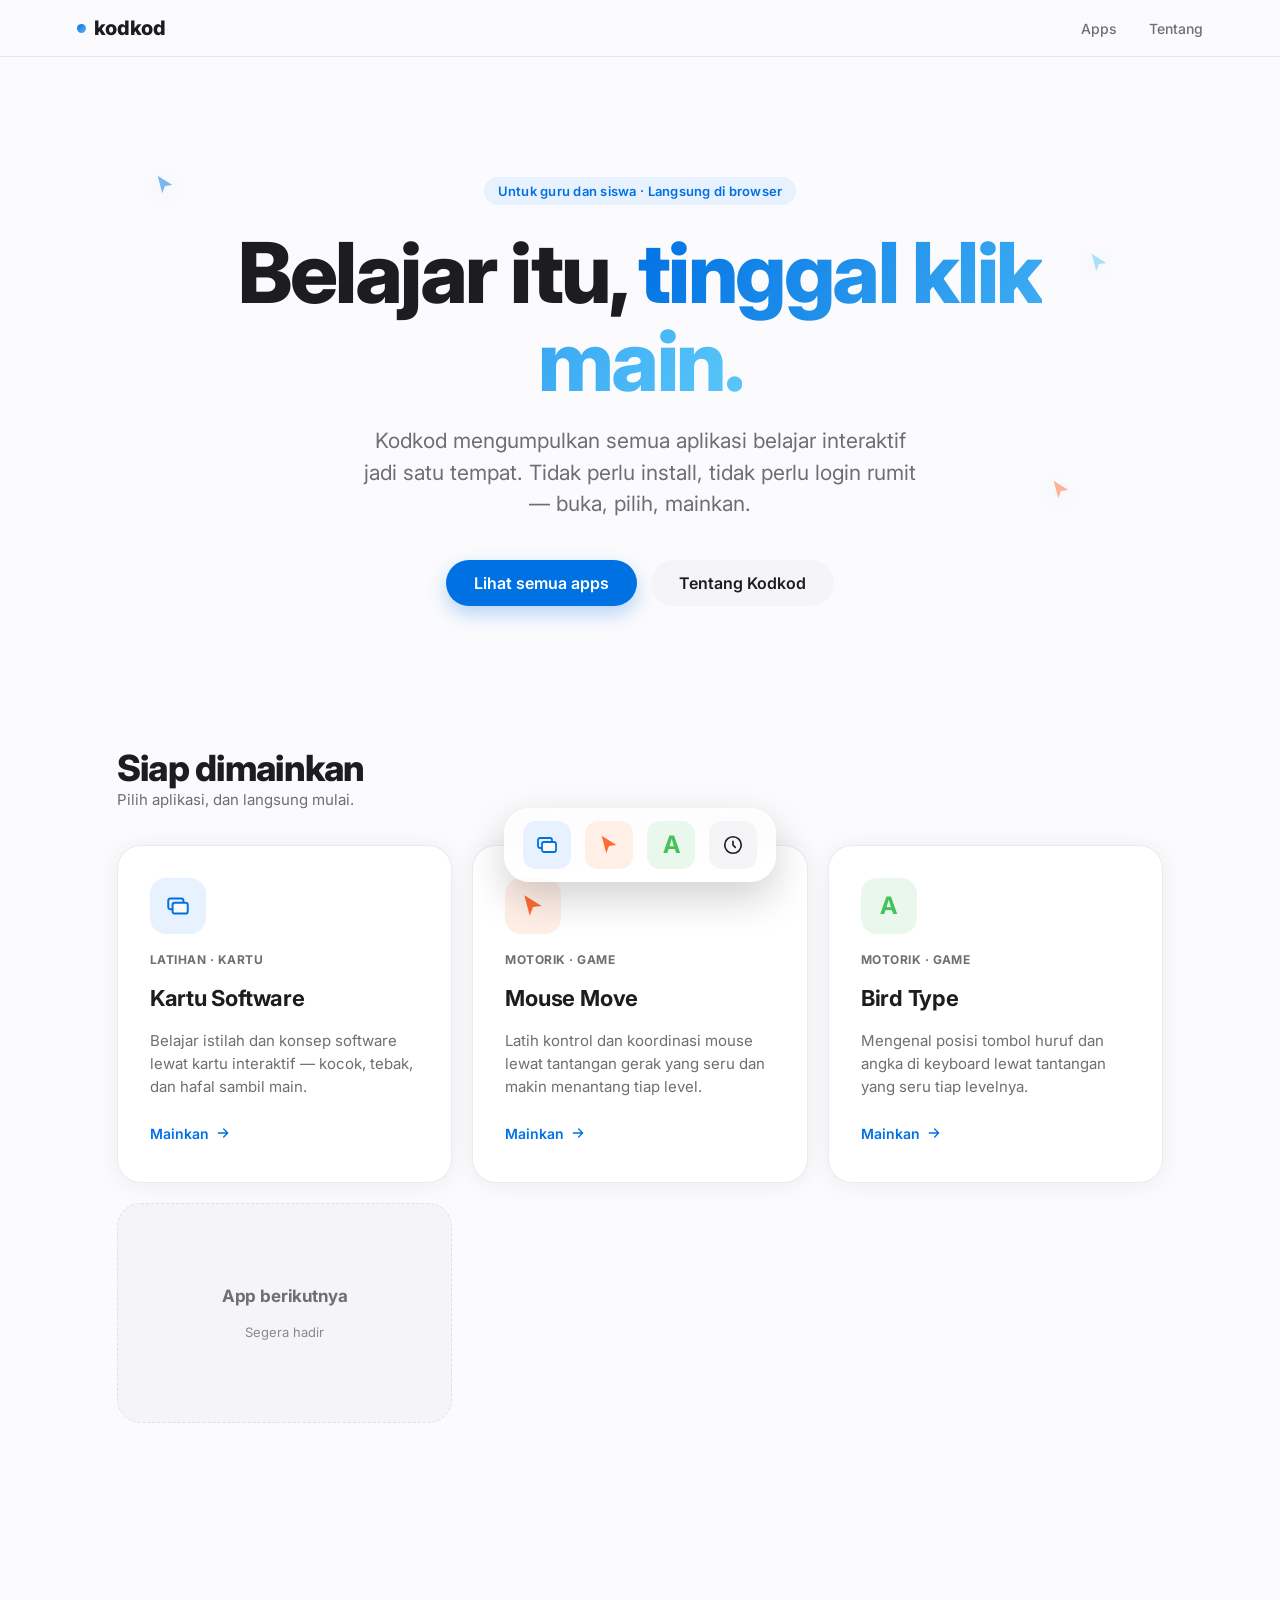
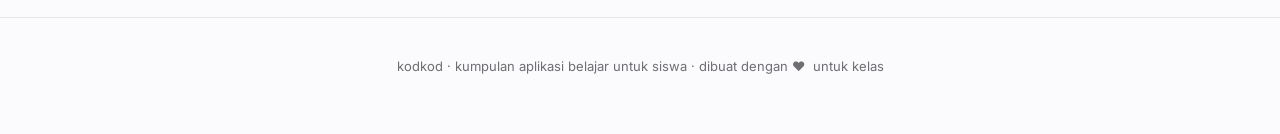
<file: kodkod-repo/kodkod-repo/index.html>
<!DOCTYPE html>
<html lang="id">
<head>
<meta charset="UTF-8">
<meta name="viewport" content="width=device-width, initial-scale=1.0">
<title>kodkod — apps siap dimainkan</title>
<link rel="preconnect" href="https://fonts.googleapis.com">
<link href="https://fonts.googleapis.com/css2?family=Inter:wght@400;500;600;700;800;900&display=swap" rel="stylesheet">
<style>
  :root{
    --bg: #FBFBFD;
    --bg-alt: #F5F5F7;
    --ink: #1D1D1F;
    --ink-soft: #6E6E73;
    --accent: #0071E3;
    --accent-soft: #E8F1FE;
    --coral: #FF6B35;
    --coral-soft: #FFEFE7;
    --card: #FFFFFF;
    --border: rgba(0,0,0,0.08);
    --shadow: 0 2px 24px rgba(0,0,0,0.06);
    --shadow-lg: 0 20px 60px rgba(0,0,0,0.12);
    --font: -apple-system, BlinkMacSystemFont, "SF Pro Display", "SF Pro Text", Inter, "Segoe UI", sans-serif;
  }

  *{ margin:0; padding:0; box-sizing:border-box; }

  html{ scroll-behavior: smooth; }

  body{
    font-family: var(--font);
    background: var(--bg);
    color: var(--ink);
    -webkit-font-smoothing: antialiased;
    overflow-x: hidden;
  }

  a{ text-decoration:none; color:inherit; }
  button{ font-family: inherit; border:none; background:none; cursor:pointer; }

  /* ===== NAV ===== */
  nav{
    position: sticky;
    top: 0;
    z-index: 100;
    display:flex;
    align-items:center;
    justify-content:space-between;
    padding: 16px 6vw;
    background: rgba(251,251,253,0.72);
    backdrop-filter: saturate(180%) blur(20px);
    -webkit-backdrop-filter: saturate(180%) blur(20px);
    border-bottom: 1px solid var(--border);
  }

  .logo{
    font-size: 20px;
    font-weight: 800;
    letter-spacing: -0.02em;
    display:flex;
    align-items:center;
    gap:8px;
  }
  .logo-dot{
    width:9px; height:9px; border-radius:50%;
    background: linear-gradient(135deg, var(--accent), #64B5F6);
    display:inline-block;
  }

  .nav-links{
    display:flex;
    gap: 32px;
    font-size: 14px;
    font-weight: 500;
    color: var(--ink-soft);
  }
  .nav-links a:hover{ color: var(--ink); }

  /* ===== HERO ===== */
  .hero{
    position: relative;
    padding: 120px 6vw 100px;
    text-align:center;
    overflow: hidden;
  }

  .eyebrow{
    display:inline-block;
    font-size: 13px;
    font-weight: 600;
    letter-spacing: 0.02em;
    color: var(--accent);
    background: var(--accent-soft);
    padding: 6px 14px;
    border-radius: 100px;
    margin-bottom: 24px;
  }

  .hero h1{
    font-size: clamp(40px, 7vw, 84px);
    font-weight: 800;
    letter-spacing: -0.03em;
    line-height: 1.05;
    max-width: 900px;
    margin: 0 auto 20px;
  }
  .hero h1 .accent{
    background: linear-gradient(120deg, var(--accent), #5AC8FA);
    -webkit-background-clip: text;
    background-clip: text;
    color: transparent;
  }

  .hero p{
    font-size: clamp(17px, 2vw, 21px);
    color: var(--ink-soft);
    max-width: 560px;
    margin: 0 auto 40px;
    line-height: 1.5;
  }

  .hero-ctas{
    display:flex;
    gap:14px;
    justify-content:center;
    flex-wrap:wrap;
  }

  .btn{
    font-size: 16px;
    font-weight: 600;
    padding: 13px 28px;
    border-radius: 100px;
    transition: transform 0.2s ease, box-shadow 0.2s ease, background 0.2s ease;
    display:inline-block;
  }
  .btn-primary{
    background: var(--accent);
    color: white;
    box-shadow: 0 8px 20px rgba(0,113,227,0.28);
  }
  .btn-primary:hover{ transform: translateY(-2px); box-shadow: 0 12px 28px rgba(0,113,227,0.36); }
  .btn-secondary{
    background: var(--bg-alt);
    color: var(--ink);
  }
  .btn-secondary:hover{ background: #E8E8ED; transform: translateY(-2px); }

  /* floating cursor motif — nod to Mouse Move */
  .ghost-cursor{
    position:absolute;
    pointer-events:none;
    width: 22px; height: 22px;
    opacity: 0.5;
  }
  .ghost-cursor svg{ filter: drop-shadow(0 4px 10px rgba(0,113,227,0.35)); }
  .gc1{ top: 18%; left: 12%; animation: float1 7s ease-in-out infinite; }
  .gc2{ top: 65%; left: 82%; animation: float2 8.5s ease-in-out infinite; }
  .gc3{ top: 30%; left: 85%; animation: float1 6s ease-in-out infinite reverse; }

  @keyframes float1{
    0%,100%{ transform: translate(0,0) rotate(0deg); }
    50%{ transform: translate(24px,-30px) rotate(8deg); }
  }
  @keyframes float2{
    0%,100%{ transform: translate(0,0) rotate(0deg); }
    50%{ transform: translate(-30px,26px) rotate(-6deg); }
  }

  /* ===== APPS GRID ===== */
  .apps-section{
    padding: 40px 6vw 120px;
    max-width: 1200px;
    margin: 0 auto;
  }

  .section-head{
    display:flex;
    align-items:flex-end;
    justify-content:space-between;
    margin-bottom: 36px;
    flex-wrap:wrap;
    gap: 12px;
  }
  .section-head h2{
    font-size: clamp(26px, 3.2vw, 36px);
    font-weight: 800;
    letter-spacing: -0.02em;
  }
  .section-head p{
    color: var(--ink-soft);
    font-size: 15px;
  }

  .grid{
    display:grid;
    grid-template-columns: repeat(auto-fit, minmax(280px, 1fr));
    gap: 20px;
  }

  .card{
    background: var(--card);
    border: 1px solid var(--border);
    border-radius: 24px;
    padding: 32px;
    box-shadow: var(--shadow);
    transition: transform 0.35s cubic-bezier(0.2,0.8,0.2,1), box-shadow 0.35s ease;
    display:flex;
    flex-direction:column;
    gap: 18px;
  }
  .card:hover{
    transform: translateY(-6px);
    box-shadow: var(--shadow-lg);
  }

  .card-icon{
	width: 56px; height: 56px;
    border-radius: 16px;
    display:flex; align-items:center; justify-content:center;
  }
  .icon-blue{ background: var(--accent-soft); }
  .icon-coral{ background: var(--coral-soft); }
  .icon-bird{ background: #EAF7EC; }



  .card-tag{
    font-size: 12px;
    font-weight: 700;
    letter-spacing: 0.04em;
    text-transform: uppercase;
    color: var(--ink-soft);
  }
  
  .card h2{
    color: #45c259;
  }

  .card h3{
    font-size: 22px;
    font-weight: 700; 
    letter-spacing: -0.01em;
  }
  .card p.desc{
    color: var(--ink-soft);
    font-size: 15px;
    line-height: 1.55;
    flex-grow: 1;
  }

  .card-play{
    align-self: flex-start;
    font-size: 14px;
    font-weight: 600;
    color: var(--accent);
    display:flex;
    align-items:center;
    gap: 6px;
    padding: 8px 0;
  }
  .card-play svg{ transition: transform 0.2s ease; }
  .card:hover .card-play svg{ transform: translateX(4px); }

  .card.soon{
    border: 1.5px dashed var(--border);
    box-shadow: none;
    background: var(--bg-alt);
    justify-content: center;
    align-items: center;
    text-align: center;
    min-height: 220px;
  }
  .card.soon:hover{ transform: none; }
  .card.soon h3{ color: var(--ink-soft); font-size: 17px; }
  .card.soon p{ font-size: 13px; color: var(--ink-soft); opacity: 0.8; }

  /* ===== DOCK (signature element) ===== */
  .dock-wrap{
    position: sticky;
    bottom: 18px;
    display:flex;
    justify-content:center;
    z-index: 90;
    pointer-events: none;
  }
  .dock{
    pointer-events: all;
    display:flex;
    align-items: flex-end;
    gap: 14px;
    padding: 12px 18px;
    background: rgba(255,255,255,0.6);
    backdrop-filter: saturate(180%) blur(24px);
    -webkit-backdrop-filter: saturate(180%) blur(24px);
    border: 1px solid rgba(255,255,255,0.6);
    border-radius: 26px;
    box-shadow: 0 16px 40px rgba(0,0,0,0.18);
  }
  .dock-icon{
    width: 48px; height: 48px;
    border-radius: 13px;
    display:flex; align-items:center; justify-content:center;
    transition: transform 0.15s ease-out;
    transform-origin: bottom center;
    position: relative;
  }
  .dock-icon .tooltip{
    position:absolute;
    bottom: 62px;
    left: 50%;
    transform: translateX(-50%);
    background: var(--ink);
    color: white;
    font-size: 12px;
    font-weight: 600;
    padding: 5px 10px;
    border-radius: 8px;
    white-space: nowrap;
    opacity: 0;
    transition: opacity 0.15s ease;
    pointer-events: none;
  }
  .dock-icon:hover .tooltip{ opacity: 1; }

  /* ===== FOOTER ===== */
  footer{
    padding: 40px 6vw 60px;
    text-align:center;
    color: var(--ink-soft);
    font-size: 13px;
    border-top: 1px solid var(--border);
  }

  @media (prefers-reduced-motion: reduce){
    *{ animation: none !important; transition: none !important; scroll-behavior: auto !important; }
  }

  @media (max-width: 640px){
    .nav-links{ display:none; }
    .hero{ padding: 90px 6vw 70px; }
    .dock{ gap: 10px; padding: 10px 14px; }
    .dock-icon{ width: 42px; height: 42px; }
  }

  :focus-visible{
    outline: 2px solid var(--accent);
    outline-offset: 3px;
  }
</style>
</head>
<body>

<nav>
  <div class="logo"><span class="logo-dot"></span>kodkod</div>
  <div class="nav-links">
    <a href="#apps">Apps</a>
    <a href="#tentang">Tentang</a>
  </div>
</nav>

<section class="hero">
  <div class="ghost-cursor gc1">
    <svg viewBox="0 0 24 24" fill="none"><path d="M4 2L20 12L12 13L9 21L4 2Z" fill="#0071E3"/></svg>
  </div>
  <div class="ghost-cursor gc2">
    <svg viewBox="0 0 24 24" fill="none"><path d="M4 2L20 12L12 13L9 21L4 2Z" fill="#FF6B35"/></svg>
  </div>
  <div class="ghost-cursor gc3">
    <svg viewBox="0 0 24 24" fill="none"><path d="M4 2L20 12L12 13L9 21L4 2Z" fill="#5AC8FA"/></svg>
  </div>

  <span class="eyebrow">Untuk guru dan siswa · Langsung di browser</span>
  <h1>Belajar itu, <span class="accent">tinggal klik main.</span></h1>
  <p>Kodkod mengumpulkan semua aplikasi belajar interaktif jadi satu tempat. Tidak perlu install, tidak perlu login rumit — buka, pilih, mainkan.</p>
  <div class="hero-ctas">
    <a href="#apps" class="btn btn-primary">Lihat semua apps</a>
    <a href="#tentang" class="btn btn-secondary">Tentang Kodkod</a>
  </div>
</section>

<section class="apps-section" id="apps">
  <div class="section-head">
    <div>
      <h2>Siap dimainkan</h2>
      <p>Pilih aplikasi, dan langsung mulai.</p>
    </div>
  </div>

  <div class="grid">

    <a class="card" href="#" data-app="kartu">
      <div class="card-icon icon-blue">
        <svg width="26" height="26" viewBox="0 0 24 24" fill="none">
          <rect x="3" y="5" width="14" height="10" rx="2" stroke="#0071E3" stroke-width="1.8"/>
          <rect x="7" y="9" width="14" height="10" rx="2" fill="#FBFBFD" stroke="#0071E3" stroke-width="1.8"/>
        </svg>
      </div>
      <span class="card-tag">Latihan &middot; Kartu</span>
      <h3>Kartu Software</h3>
      <p class="desc">Belajar istilah dan konsep software lewat kartu interaktif — kocok, tebak, dan hafal sambil main.</p>
      <span class="card-play">Mainkan
        <svg width="16" height="16" viewBox="0 0 24 24" fill="none"><path d="M5 12H19M19 12L13 6M19 12L13 18" stroke="currentColor" stroke-width="2" stroke-linecap="round" stroke-linejoin="round"/></svg>
      </span>
    </a>

    <a class="card" href="#" data-app="mouse">
      <div class="card-icon icon-coral">
        <svg width="26" height="26" viewBox="0 0 24 24" fill="none">
          <path d="M4 2L20 12L12 13L9 21L4 2Z" fill="#FF6B35"/>
        </svg>
      </div>
      <span class="card-tag">Motorik &middot; Game</span>
      <h3>Mouse Move</h3>
      <p class="desc">Latih kontrol dan koordinasi mouse lewat tantangan gerak yang seru dan makin menantang tiap level.</p>
      <span class="card-play">Mainkan
        <svg width="16" height="16" viewBox="0 0 24 24" fill="none"><path d="M5 12H19M19 12L13 6M19 12L13 18" stroke="currentColor" stroke-width="2" stroke-linecap="round" stroke-linejoin="round"/></svg>
      </span>
    </a>

    <a class="card" href="#" data-app="bird">
      <div class="card-icon icon-bird">
        <h2>A</h2>
        </svg>
      </div>
      <span class="card-tag">Motorik &middot; Game</span>
      <h3>Bird Type</h3>
      <p class="desc">Mengenal posisi tombol huruf dan angka di keyboard lewat tantangan yang seru tiap levelnya.</p>
      <span class="card-play">Mainkan
        <svg width="16" height="16" viewBox="0 0 24 24" fill="none"><path d="M5 12H19M19 12L13 6M19 12L13 18" stroke="currentColor" stroke-width="2" stroke-linecap="round" stroke-linejoin="round"/></svg>
      </span>
    </a>

    <div class="card soon">
      <h3>App berikutnya</h3>
      <p>Segera hadir</p>
    </div>

  </div>
</section>

<div class="dock-wrap">
  <div class="dock" id="dock">
    <a class="dock-icon" href="#" data-app="kartu" style="background:var(--accent-soft)">
      <span class="tooltip">Kartu Software</span>
      <svg width="24" height="24" viewBox="0 0 24 24" fill="none">
        <rect x="3" y="5" width="14" height="10" rx="2" stroke="#0071E3" stroke-width="1.8"/>
        <rect x="7" y="9" width="14" height="10" rx="2" fill="#FBFBFD" stroke="#0071E3" stroke-width="1.8"/>
      </svg>
    </a>
    <a class="dock-icon" href="#" data-app="mouse" style="background:var(--coral-soft)">
      <span class="tooltip">Mouse Move</span>
      <svg width="22" height="22" viewBox="0 0 24 24" fill="none"><path d="M4 2L20 12L12 13L9 21L4 2Z" fill="#FF6B35"/></svg>
    </a>
    <a class="dock-icon" href="#" data-app="kuis" style="background:#EAF7EC">
      <span class="tooltip">Bird Type</span>
        <h2 style="color:#45c259">A</h2>
      </svg>
    </a>
    <a class="dock-icon" href="#apps" style="background:var(--bg-alt)">
      <span class="tooltip">Semua apps</span>
      <svg width="22" height="22" viewBox="0 0 24 24" fill="none"><circle cx="12" cy="12" r="9" stroke="#1D1D1F" stroke-width="1.8"/><path d="M12 8V12L14.5 14.5" stroke="#1D1D1F" stroke-width="1.8" stroke-linecap="round"/></svg>
    </a>
  </div>
</div>

<footer id="tentang">
  <p>kodkod &middot; kumpulan aplikasi belajar untuk siswa &middot; dibuat dengan ❤ &nbsp;untuk kelas</p>
</footer>

<script>
  // Dock magnify-on-approach — nod to the Mouse Move app itself
  const dock = document.getElementById('dock');
  const icons = dock.querySelectorAll('.dock-icon');
  const prefersReduced = window.matchMedia('(prefers-reduced-motion: reduce)').matches;

  if (!prefersReduced) {
    document.addEventListener('mousemove', (e) => {
      icons.forEach(icon => {
        const rect = icon.getBoundingClientRect();
        const center = rect.left + rect.width / 2;
        const dist = Math.abs(e.clientX - center);
        const maxDist = 140;
        const scale = dist < maxDist ? 1 + (1 - dist / maxDist) * 0.55 : 1;
        icon.style.transform = `scale(${scale})`;
      });
    });
    dock.addEventListener('mouseleave', () => {
      icons.forEach(icon => icon.style.transform = 'scale(1)');
    });
  }

  // Placeholder routing — update these paths to match your actual app folders on GitHub Pages
  document.querySelectorAll('[data-app]').forEach(el => {
    el.addEventListener('click', (e) => {
      e.preventDefault();
      const app = el.getAttribute('data-app');
      const routes = {
        kartu: 'apps/kartu-software/index.html',
        mouse: 'apps/mouse-move/index.html',
        bird: 'apps/bird-type/index.html'
      };
      window.location.href = routes[app];
    });
  });
</script>

</body>
</html>
</file>
<file: assets/css/kodkod-frame.css>
/* ===================================================
   kodkod-frame.css
   Header & footer bersama untuk semua app di kodkod.
   Import file ini dari app mana pun via:
   <link rel="stylesheet" href="../../assets/css/kodkod-frame.css">
   (sesuaikan jumlah "../" dengan kedalaman folder app-nya)
   Semua class diberi prefix "kodkod-frame-" agar tidak
   bentrok dengan CSS milik app itu sendiri.
=================================================== */

:root{
  --kf-bg: #FBFBFD;
  --kf-ink: #1D1D1F;
  --kf-ink-soft: #6E6E73;
  --kf-accent: #0071E3;
  --kf-border: rgba(0,0,0,0.08);
  --kf-font: -apple-system, BlinkMacSystemFont, "SF Pro Display", "SF Pro Text", Inter, "Segoe UI", sans-serif;
}

.kodkod-frame-header{
  position: sticky;
  top: 0;
  z-index: 999;
  display: flex;
  align-items: center;
  justify-content: space-between;
  gap: 16px;
  padding: 12px 5vw;
  background: rgba(251,251,253,0.72);
  backdrop-filter: saturate(180%) blur(20px);
  -webkit-backdrop-filter: saturate(180%) blur(20px);
  border-bottom: 1px solid var(--kf-border);
  font-family: var(--kf-font);
}

.kodkod-frame-back{
  display: flex;
  align-items: center;
  gap: 8px;
  font-size: 15px;
  font-weight: 700;
  letter-spacing: -0.01em;
  color: var(--kf-ink);
  text-decoration: none;
}
.kodkod-frame-back:hover{ color: var(--kf-accent); }
.kodkod-frame-back svg{ flex-shrink: 0; }

.kodkod-frame-logo-dot{
  width: 8px; height: 8px; border-radius: 50%;
  background: linear-gradient(135deg, var(--kf-accent), #64B5F6);
  display: inline-block;
}

.kodkod-frame-title{
  font-size: 13px;
  font-weight: 600;
  color: var(--kf-ink-soft);
  letter-spacing: 0.01em;
}

.kodkod-frame-footer{
  font-family: var(--kf-font);
  padding: 28px 5vw 36px;
  text-align: center;
  border-top: 1px solid var(--kf-border);
  background: var(--kf-bg);
}

.kodkod-frame-footer a{
  display: inline-flex;
  align-items: center;
  gap: 6px;
  font-size: 14px;
  font-weight: 600;
  color: var(--kf-accent);
  text-decoration: none;
}
.kodkod-frame-footer a:hover{ text-decoration: underline; }

.kodkod-frame-footer p{
  margin-top: 10px;
  font-size: 12px;
  color: var(--kf-ink-soft);
}

@media (max-width: 480px){
  .kodkod-frame-title{ display: none; }
}
</file>
